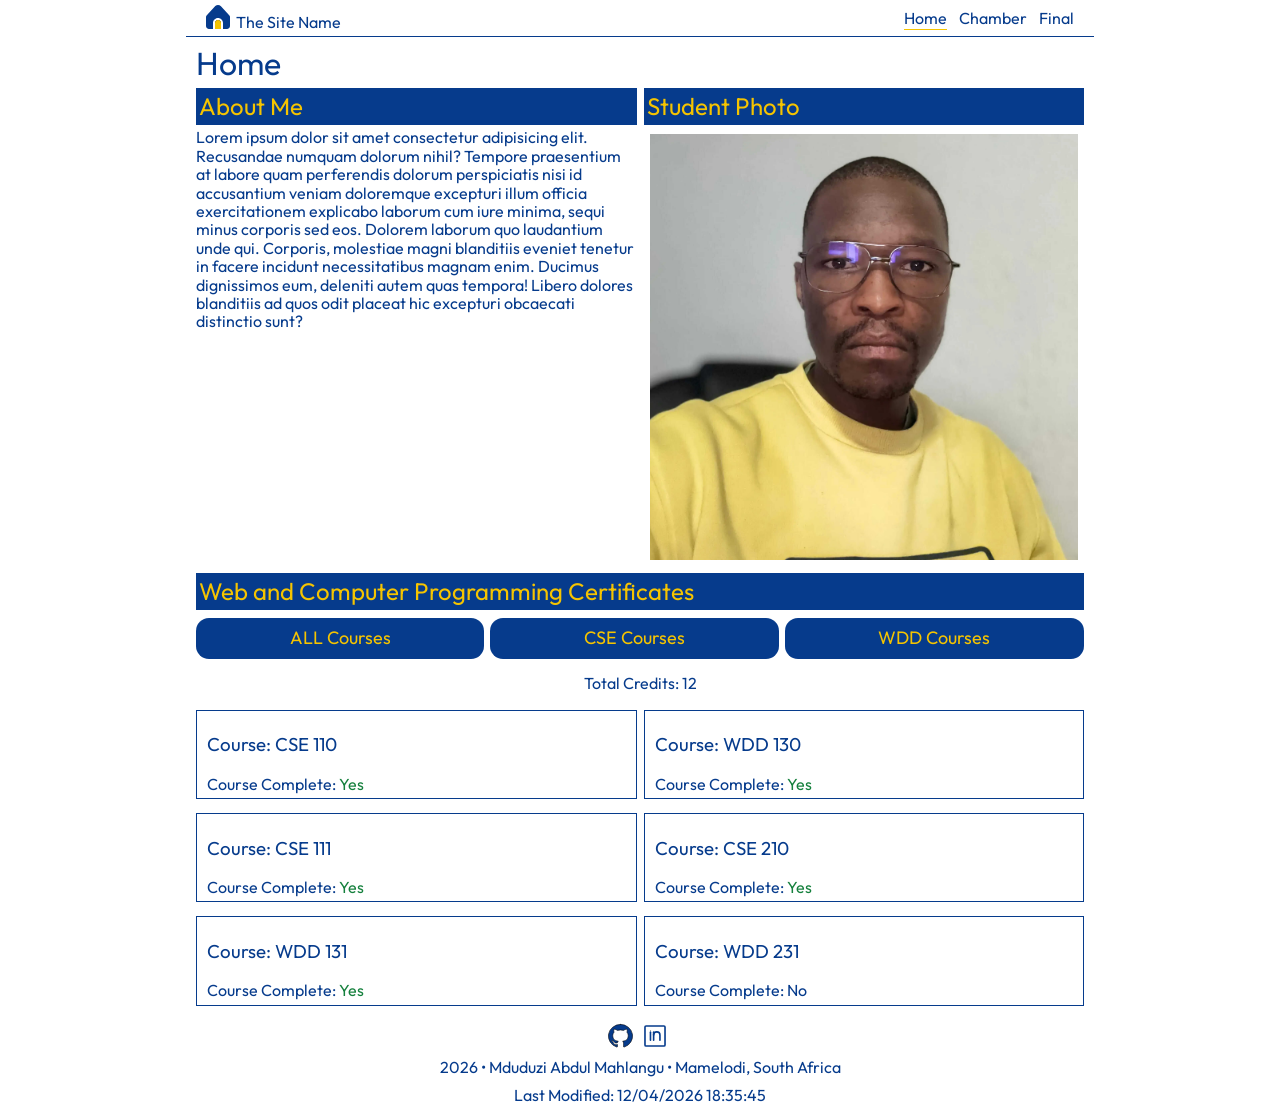
<file: index.html>
<!doctype html>
<html lang="en">
  <head>
    <meta charset="UTF-8" />
    <meta
      name="description"
      content="WDD231 course home page for Mduduzi Abdul Mahlangu."
    />
    <meta name="author" content="Mduduzi Abdul Mahlangu" />
    <meta name="viewport" content="width=device-width, initial-scale=1.0" />
    <title>Mduduzi Abdul Mahlangu - WDD231</title>
    <link rel="stylesheet" href="styles/normalize.css" />
    <link rel="stylesheet" href="styles/small.css" />
    <link rel="stylesheet" href="styles/larger.css" />
    <link rel="preconnect" href="https://fonts.googleapis.com" />
    <link rel="preconnect" href="https://fonts.gstatic.com" crossorigin />
    <link
      href="https://fonts.googleapis.com/css2?family=Outfit:wght@100..900&display=swap"
      rel="stylesheet"
    />
    <link rel="icon" href="favicon.ico" />
    <meta
      property="og:title"
      content="WDD231 course home page - Mduduzi Abdul"
    />
    <meta
      property="og:image"
      content="https://abdulmahl.github.io/wdd231/images/profile.webp"
    />
    <meta
      property="og:description"
      content="Learn how to build clean, dynamically scaling and appealing web applications and sites"
    />
    <meta property="og:url" content="https://abdulmahl.github.io/wdd231/" />
    <meta property="og:type" content="website" />
  </head>
  <body>
    <div class="site-header">
      <header>
        <img src="images/home.svg" alt="Site Logo" width="512" height="512" />
        <span>The Site Name</span>
        <button
          type="button"
          id="ham-btn"
          class="hamburger"
          aria-label="Open Navigation"
        >
          <span class="button-shoosher">Hello</span>
        </button>
      </header>
      <nav id="nav-menu">
        <a class="active" href="index.html">Home</a>
        <a href="https://abdulmahl.github.io/wdd231/chamber/">Chamber</a>
        <a href="https://abdulmahl.github.io/wdd231/project/">Final</a>
      </nav>
    </div>
    <main>
      <h1>Home</h1>
      <div class="main-content">
        <section>
          <h2>About Me</h2>
          <p>
            Lorem ipsum dolor sit amet consectetur adipisicing elit. Recusandae
            numquam dolorum nihil? Tempore praesentium at labore quam
            perferendis dolorum perspiciatis nisi id accusantium veniam
            doloremque excepturi illum officia exercitationem explicabo laborum
            cum iure minima, sequi minus corporis sed eos. Dolorem laborum quo
            laudantium unde qui. Corporis, molestiae magni blanditiis eveniet
            tenetur in facere incidunt necessitatibus magnam enim. Ducimus
            dignissimos eum, deleniti autem quas tempora! Libero dolores
            blanditiis ad quos odit placeat hic excepturi obcaecati distinctio
            sunt?
          </p>
        </section>

        <section>
          <h2>Student Photo</h2>
          <div class="profile-container">
            <img
              src="images/profile.webp"
              alt="My Profile"
              class="profile-image"
            />
          </div>
        </section>
      </div>

      <section>
        <h2>Web and Computer Programming Certificates</h2>
        <div class="certificate-btns course-filter">
          <button type="button" aria-label="Filter All Courses" class="all-btn">
            ALL Courses
          </button>
          <button type="button" aria-label="Filter WDD Courses" class="cse-btn">
            CSE Courses
          </button>
          <button type="button" aria-label="Filter CSE Courses" class="wdd-btn">
            WDD Courses
          </button>
        </div>
        <span id="totalCredits"></span>

        <div id="courseCards"></div>
      </section>
    </main>

    <footer>
      <div>
        <div class="social-icons">
          <a href="https://github.com/abdulmahl" target="_blank">
            <img
              src="images/footer-icons/github-svgrepo-com.svg"
              alt="GitHub Icon"
            />
          </a>
          <a href="https://www.linkedin.com/in/abdul-mahlangu/" target="_blank">
            <img
              src="images/footer-icons/linkedin-svgrepo-com.svg"
              alt="LinkedIn Icon"
            />
          </a>
        </div>
        <p>
          <span id="currentYear"></span> &bull; Mduduzi Abdul Mahlangu &bull;
          Mamelodi, South Africa
        </p>
        <p>Last Modified: <span id="lastModified"></span></p>
      </div>
    </footer>
    <script type="module" src="scripts/index.js"></script>
  </body>
</html>
</file>
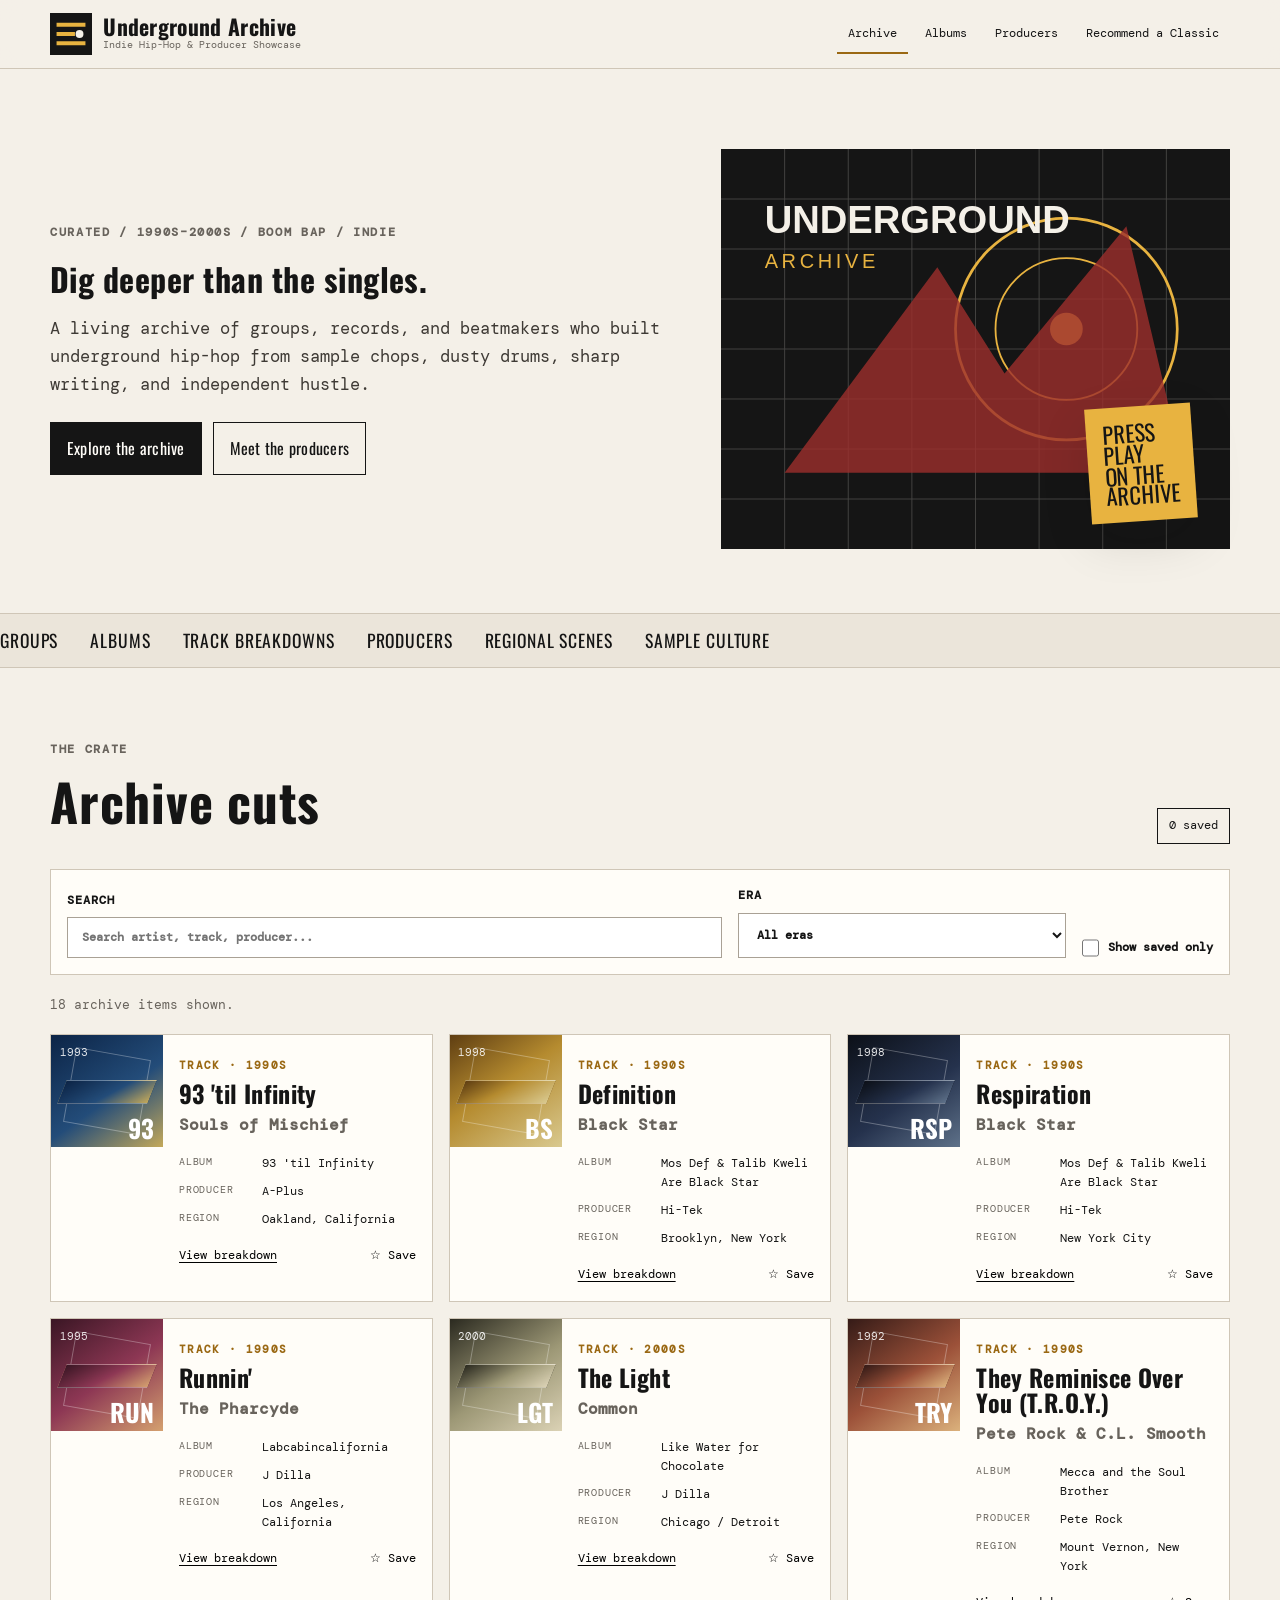
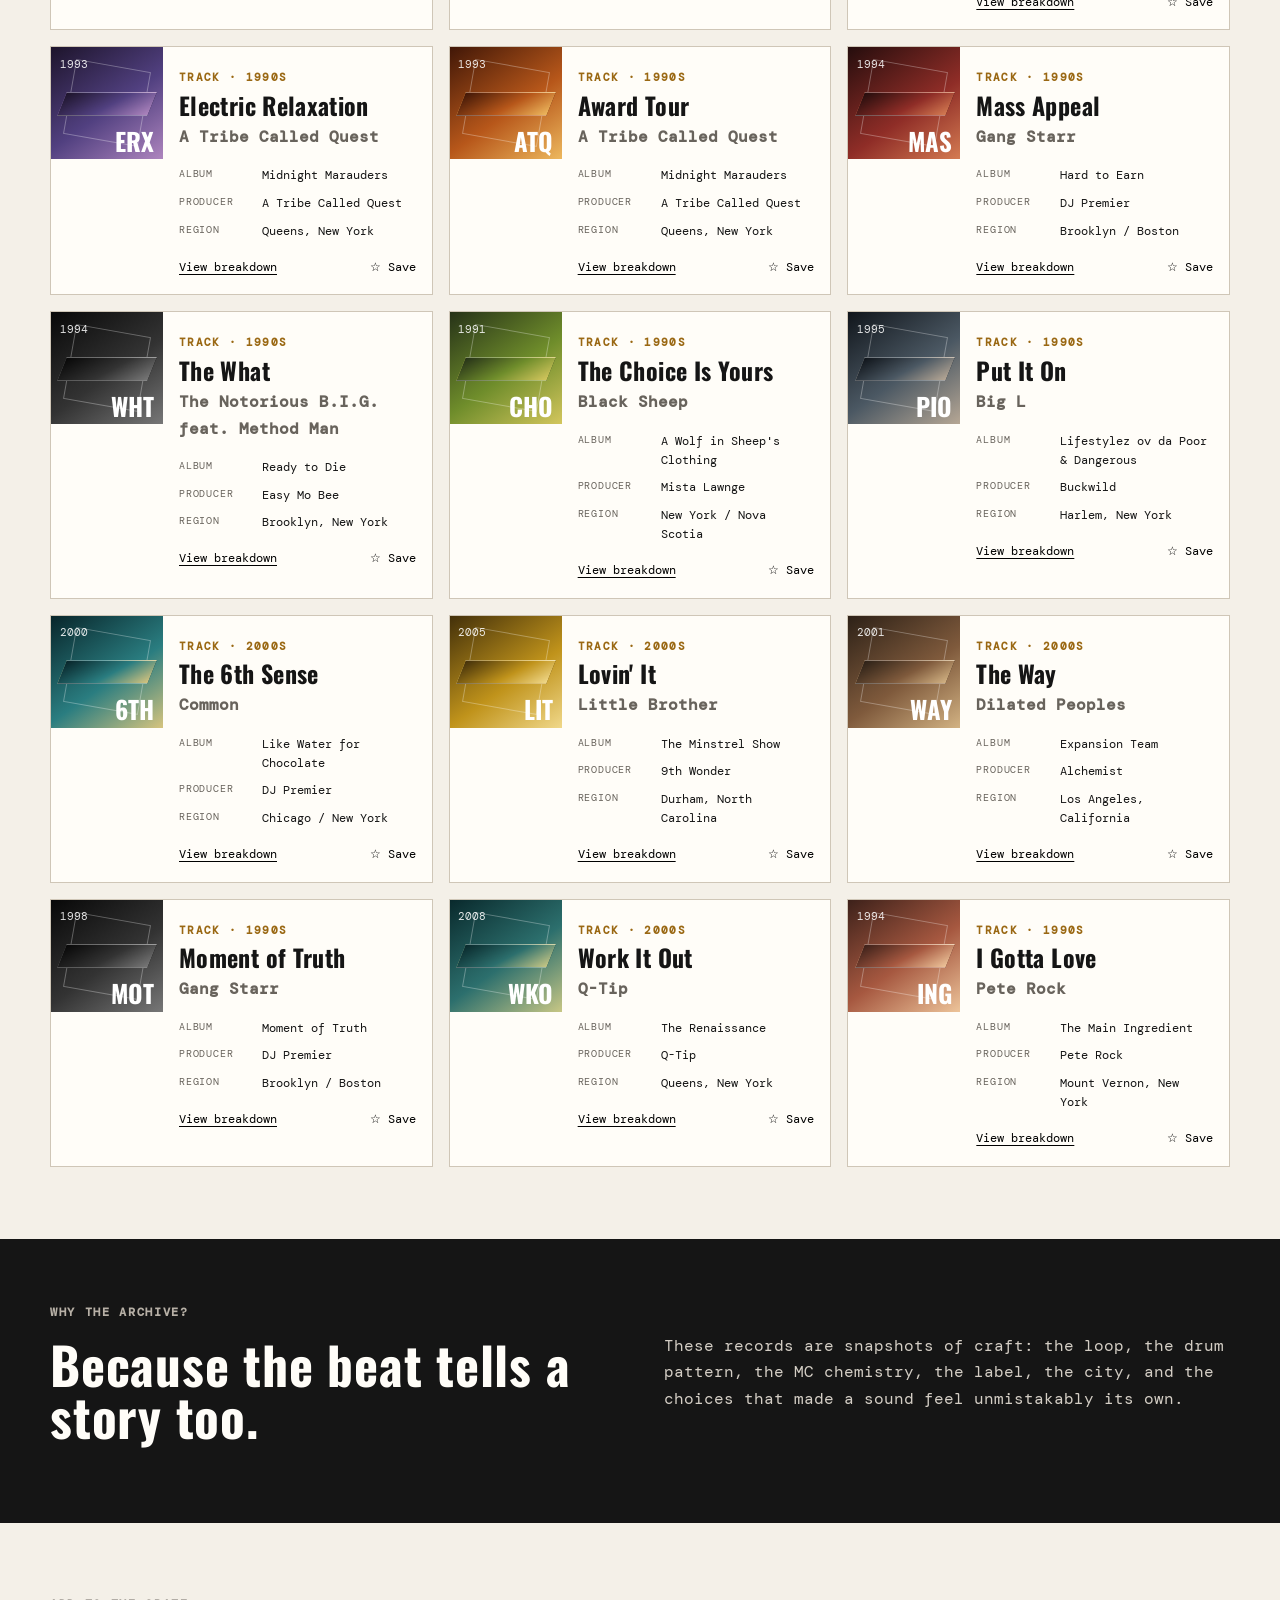
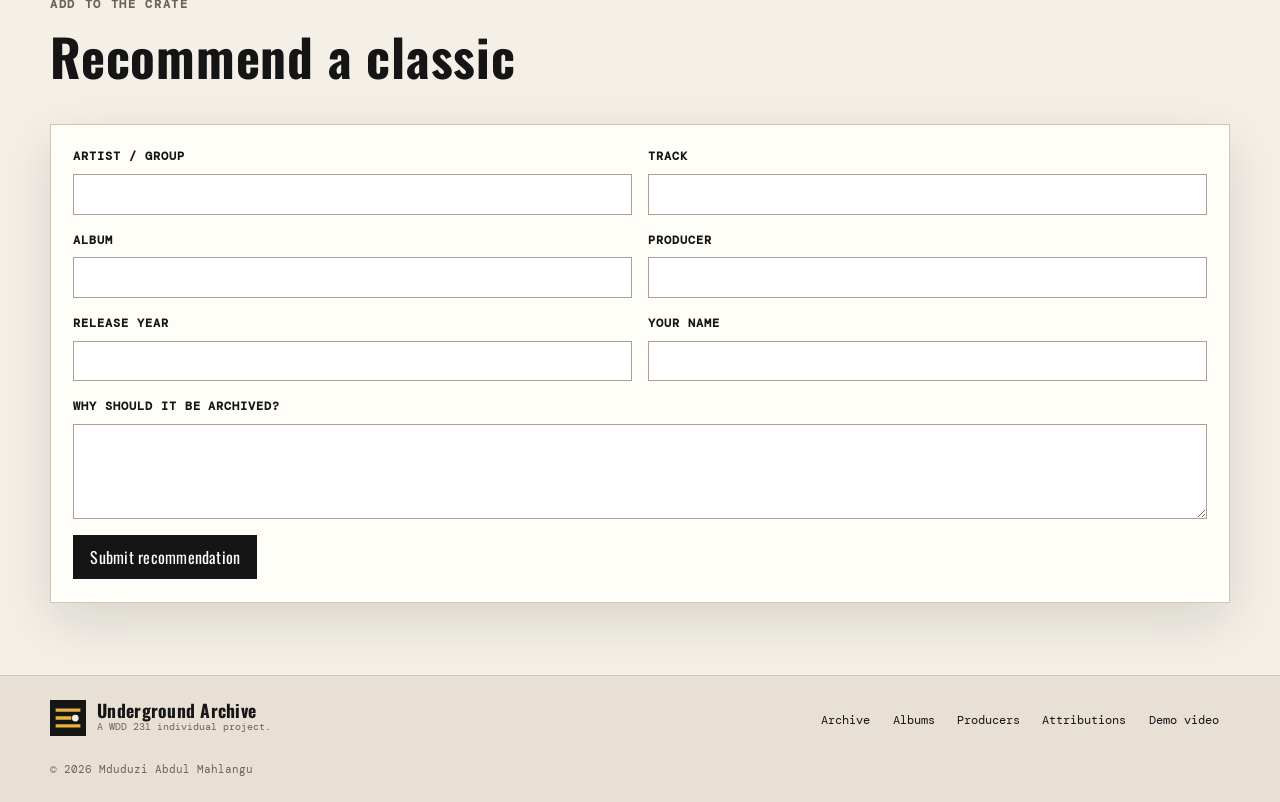
<file: project/index.html>
<!doctype html>
<html lang="en">
  <head>
    <meta charset="utf-8" />
    <meta name="viewport" content="width=device-width, initial-scale=1" />
    <title>Underground Archive | Indie Hip-Hop & Producer Showcase</title>
    <meta
      name="description"
      content="Explore a curated archive of classic underground hip-hop tracks, groups, albums, and producers through concise retrospectives and track breakdowns."
    />
    <meta name="author" content="Mduduzi Abdul Mahlangu" />
    <meta
      property="og:title"
      content="Underground Archive | Indie Hip-Hop & Producer Showcase"
    />
    <meta
      property="og:description"
      content="A curated digital archive celebrating classic underground hip-hop groups, albums, tracks, and producers."
    />
    <meta property="og:type" content="website" />
    <meta
      property="og:url"
      content="https://abdulmahl.github.io/wdd231/project/"
    />
    <meta
      property="og:image"
      content="https://abdulmahl.github.io/wdd231/project/images/og-archive.svg"
    />
    <link rel="icon" href="images/favicon.svg" type="image/svg+xml" />
    <link rel="preconnect" href="https://fonts.googleapis.com" />
    <link rel="preconnect" href="https://fonts.gstatic.com" crossorigin />
    <link
      href="https://fonts.googleapis.com/css2?family=DM+Mono:wght@400;500&family=Oswald:wght@400;500;600&display=swap"
      rel="stylesheet"
    />
    <link rel="stylesheet" href="styles/main.css" />
    <link rel="stylesheet" href="styles/normalize.css" />
    <script type="module" src="scripts/main.js"></script>
  </head>
  <body>
    <header class="site-header">
      <a class="brand" href="index.html" aria-label="Underground Archive home">
        <img src="images/logo-mark.svg" alt="" width="42" height="42" />
        <span>
          <strong>Underground Archive</strong>
          <small>Indie Hip-Hop & Producer Showcase</small>
        </span>
      </a>

      <button
        class="nav-toggle"
        id="nav-toggle"
        type="button"
        aria-expanded="false"
        aria-controls="site-nav"
      >
        <span class="sr-only">Open navigation</span>
        ☰
      </button>

      <nav id="site-nav" class="site-nav" aria-label="Main navigation">
        <a class="active" aria-current="page" href="index.html">Archive</a>
        <a href="albums.html">Albums</a>
        <a href="producers.html">Producers</a>
        <a href="#recommend">Recommend a Classic</a>
      </nav>
    </header>

    <main>
      <section class="hero wrapper">
        <div class="hero-copy">
          <p class="eyebrow">CURATED / 1990s–2000s / BOOM BAP / INDIE</p>
          <h1>Dig deeper than the singles.</h1>
          <p class="hero-text">
            A living archive of groups, records, and beatmakers who built
            underground hip-hop from sample chops, dusty drums, sharp writing,
            and independent hustle.
          </p>
          <div class="hero-actions">
            <a class="button button-primary" href="#archive"
              >Explore the archive</a
            >
            <a class="button button-ghost" href="producers.html"
              >Meet the producers</a
            >
          </div>
        </div>
        <div class="hero-art" aria-hidden="true">
          <img src="images/hero-grid.svg" alt="" width="560" height="440" />
          <div class="hero-stamp">PRESS<br />PLAY<br />ON THE<br />ARCHIVE</div>
        </div>
      </section>

      <section class="ticker" aria-label="Archive themes">
        <div class="ticker-track">
          <span>GROUPS</span><span>ALBUMS</span><span>TRACK BREAKDOWNS</span
          ><span>PRODUCERS</span><span>REGIONAL SCENES</span
          ><span>SAMPLE CULTURE</span>
        </div>
      </section>

      <section class="wrapper section" id="archive">
        <div class="section-heading">
          <div>
            <p class="eyebrow">THE CRATE</p>
            <h2>Archive cuts</h2>
          </div>
          <p id="crate-count" class="count-pill">0 saved</p>
        </div>

        <div class="filters">
          <label>
            Search
            <input
              id="search-input"
              type="search"
              placeholder="Search artist, track, producer..."
            />
          </label>
          <label>
            Era
            <select id="era-filter">
              <option value="all">All eras</option>
              <option value="1990s">1990s</option>
              <option value="2000s">2000s</option>
              <option value="2010s">2010s</option>
            </select>
          </label>
          <label class="check-wrap">
            <input id="saved-only" type="checkbox" />
            Show saved only
          </label>
        </div>

        <div
          id="archive-status"
          class="status"
          role="status"
          aria-live="polite"
        >
          Loading archive…
        </div>
        <div id="archive-grid" class="archive-grid"></div>
      </section>

      <section class="dark-band">
        <div class="wrapper split-band">
          <div>
            <p class="eyebrow">WHY THE ARCHIVE?</p>
            <h2>Because the beat tells a story too.</h2>
          </div>
          <p>
            These records are snapshots of craft: the loop, the drum pattern,
            the MC chemistry, the label, the city, and the choices that made a
            sound feel unmistakably its own.
          </p>
        </div>
      </section>

      <section class="wrapper section" id="recommend">
        <div class="section-heading">
          <div>
            <p class="eyebrow">ADD TO THE CRATE</p>
            <h2>Recommend a classic</h2>
          </div>
        </div>
        <form class="recommend-form" action="form-action.html" method="get">
          <div class="form-grid">
            <label
              >Artist / group<input name="artist" required maxlength="80"
            /></label>
            <label>Track<input name="track" required maxlength="100" /></label>
            <label>Album<input name="album" required maxlength="100" /></label>
            <label
              >Producer<input name="producer" required maxlength="80"
            /></label>
            <label
              >Release year<input
                name="year"
                type="number"
                min="1970"
                max="2026"
                required
            /></label>
            <label
              >Your name<input name="name" required maxlength="80"
            /></label>
            <label class="full"
              >Why should it be archived?<textarea
                name="reason"
                required
                minlength="20"
                maxlength="500"
                rows="5"
              ></textarea>
            </label>
          </div>
          <button class="button button-primary" type="submit">
            Submit recommendation
          </button>
        </form>
      </section>
    </main>

    <dialog
      id="detail-dialog"
      class="detail-dialog"
      aria-labelledby="dialog-title"
    >
      <div class="dialog-shell">
        <button
          id="dialog-close"
          class="dialog-close"
          type="button"
          aria-label="Close track details"
        >
          ×
        </button>
        <div id="dialog-cover" class="dialog-cover" aria-hidden="true"></div>
        <div class="dialog-content">
          <p id="dialog-kicker" class="eyebrow"></p>
          <h2 id="dialog-title"></h2>
          <p id="dialog-subtitle" class="dialog-subtitle"></p>
          <dl id="dialog-meta" class="meta-list"></dl>
          <div class="dialog-note">
            <h3>Archive note</h3>
            <p id="dialog-note"></p>
          </div>
        </div>
      </div>
    </dialog>

    <footer class="site-footer">
      <div class="wrapper footer-grid">
        <div>
          <a class="brand brand-footer" href="index.html"
            ><img
              src="images/logo-mark.svg"
              alt=""
              width="36"
              height="36"
              loading="lazy"
            /><span
              ><strong>Underground Archive</strong
              ><small>A WDD 231 individual project.</small></span
            ></a
          >
        </div>
        <nav aria-label="Footer navigation" class="footer-nav">
          <a href="index.html">Archive</a>
          <a href="albums.html">Albums</a>
          <a href="producers.html">Producers</a>
          <a href="attributions.html">Attributions</a>
          <a
            id="video-link"
            href="https://www.youtube.com/"
            target="_blank"
            rel="noopener"
            >Demo video</a
          >
        </nav>
        <p class="footer-note">
          © <span id="current-year"></span> Mduduzi Abdul Mahlangu
        </p>
      </div>
    </footer>
  </body>
</html>
</file>
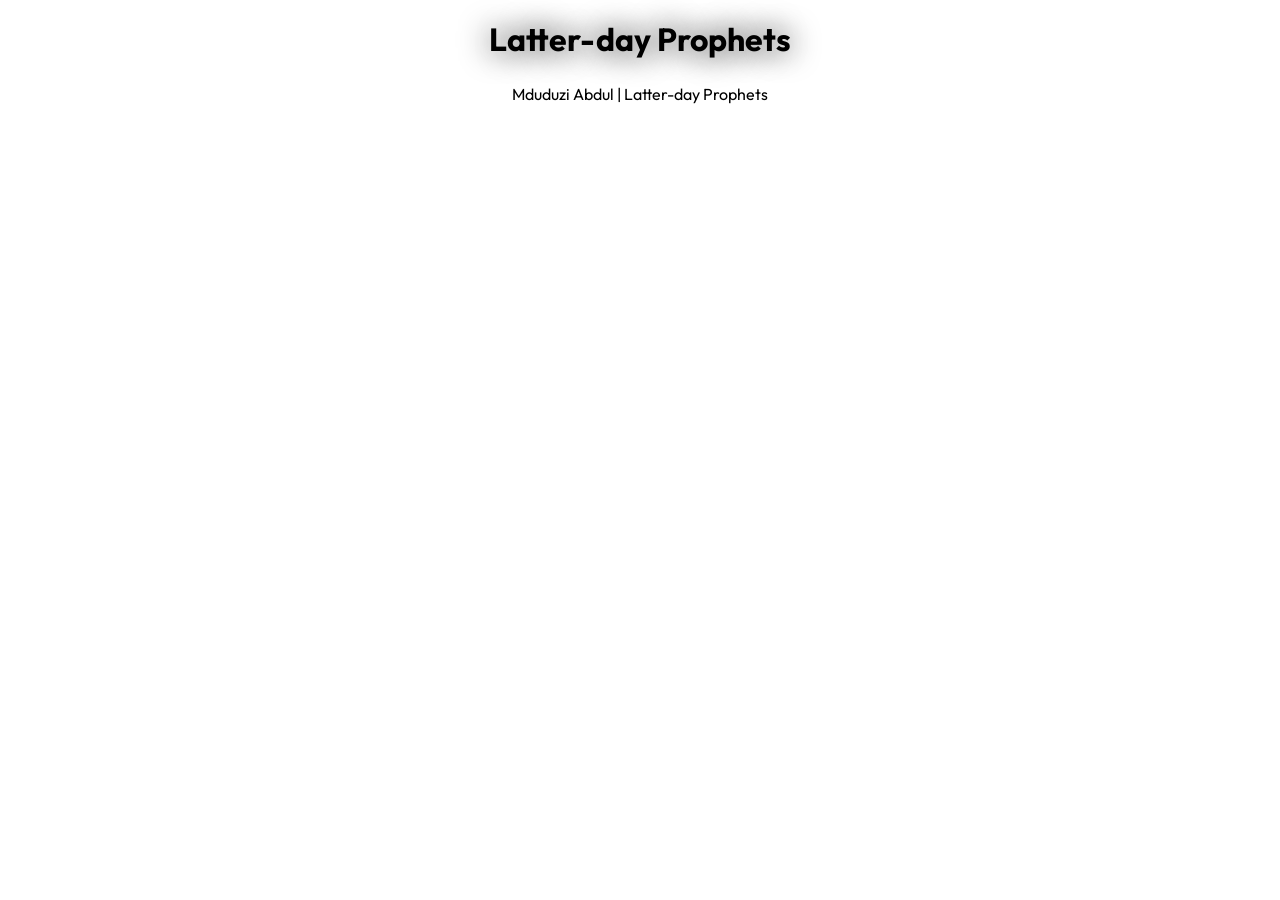
<file: prophets.html>
<!doctype html>
<html lang="en">
  <head>
    <meta charset="UTF-8" />
    <meta name="viewport" content="width=device-width, initial-scale=1.0" />
    <title>Latter-day Prophets</title>
    <link
      href="https://fonts.googleapis.com/css2?family=Outfit:wght@100..900&display=swap"
      rel="stylesheet"
    />
    <link rel="stylesheet" href="styles/normalize.css" />
    <link rel="stylesheet" href="styles/prophets.css" />
    <meta
      name="description"
      content="Latter Day Saints Prophets from the Oldest to the Latter"
    />
    <meta name="author" content="Mduduzi Abdul Mahlangu" />
    <script src="scripts/prophets.js" defer></script>
  </head>
  <body>
    <header>
      <h1>Latter-day Prophets</h1>
    </header>
    <main>
      <div id="cards" class="grid"></div>
    </main>
    <footer>Mduduzi Abdul | Latter-day Prophets</footer>
  </body>
</html>
</file>
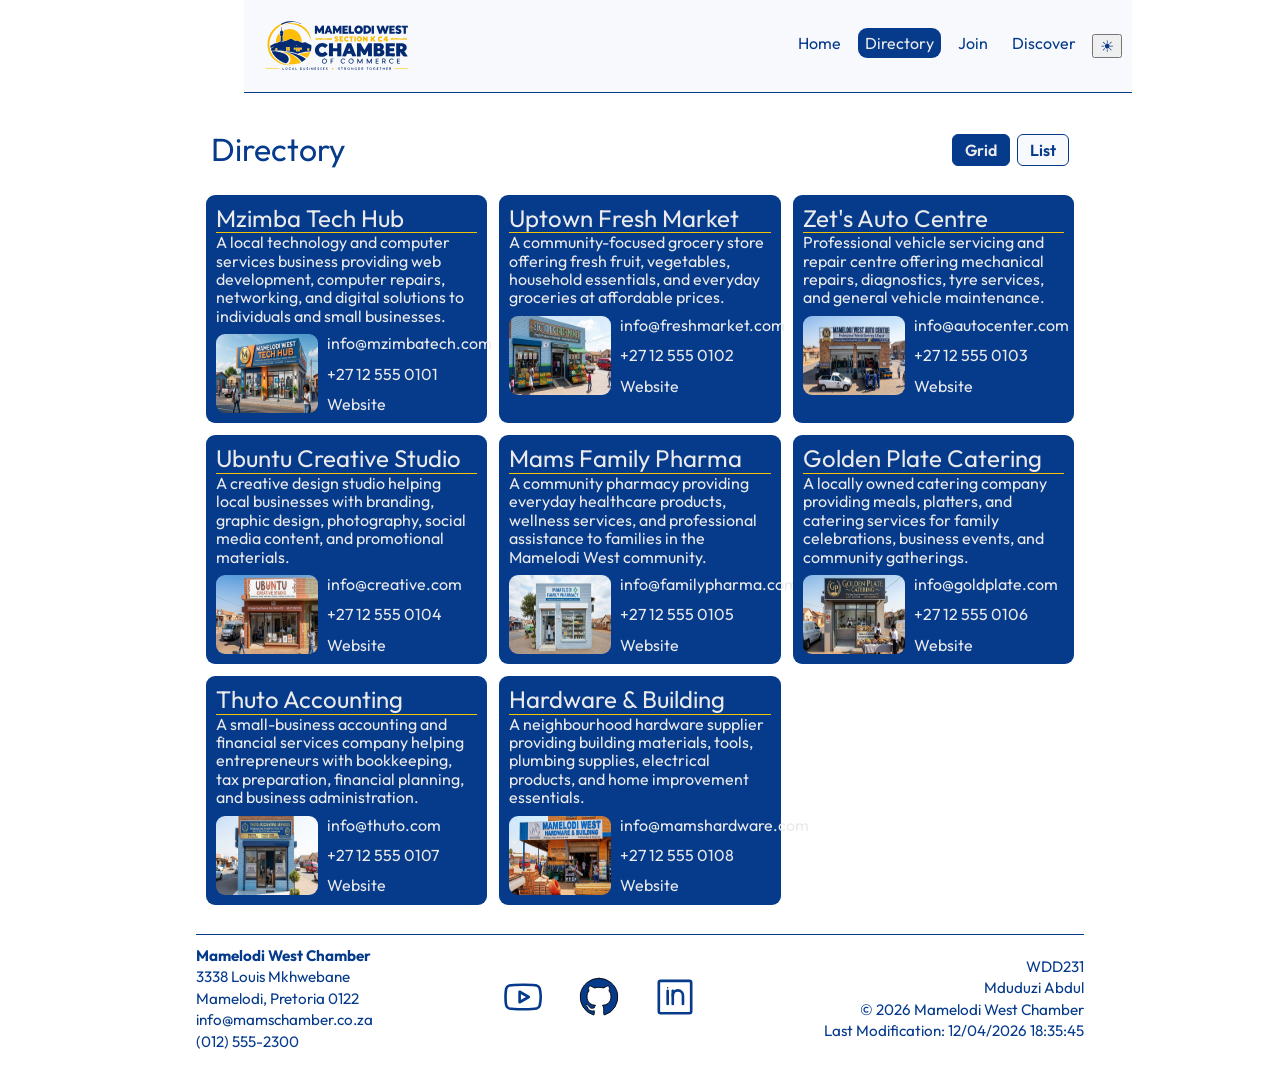
<file: chamber/directory.html>
<!doctype html>
<html lang="en">
  <head>
    <meta charset="UTF-8" />
    <meta name="viewport" content="width=device-width, initial-scale=1.0" />
    <meta name="author" content="Mduduzi Abdul Mahlangu" />
    <meta
      name="description"
      content="Business directory page for Mamelodi West Chamber of Commerce."
    />
    <link rel="preconnect" href="https://fonts.googleapis.com" />
    <link rel="preconnect" href="https://fonts.gstatic.com" crossorigin />
    <link
      href="https://fonts.googleapis.com/css2?family=Outfit:wght@100..900&display=swap"
      rel="stylesheet"
    />
    <meta
      property="og:title"
      content="Mamelodi West Chamber of Commerce Directory page"
    />
    <meta
      property="og:description"
      content="Explore local businesses in Mamelodi West and discover their services and chamber membership statuses."
    />
    <meta
      property="og:image"
      content="https://abdulmahl.github.io/wdd231/chamber/images/chamber-share.png"
    />
    <meta
      property="og:url"
      content="https://abdulmahl.github.io/wdd231/chamber/directory.html"
    />
    <link rel="stylesheet" href="styles/normalize.css" />
    <link rel="stylesheet" href="styles/small.css" />
    <link rel="stylesheet" href="styles/larger.css" />
    <link rel="icon" href="images/favicon.ico" />
    <title>Mamelodi West Chamber - Directory Page</title>
    <script src="scripts/directory.js" defer></script>
    <script type="module" src="scripts/date_time.js"></script>
    <script type="module" src="scripts/hamburger_button.js"></script>
  </head>
  <body>
    <div class="site-header">
      <header>
        <a href="#">
          <img src="images/logo_light.svg" alt="Site Logo" />
        </a>
        <button
          class="theme-button-small theme-toggle"
          aria-label="Toggle dark mode"
        >
          &#9728;
        </button>
        <button
          type="button"
          id="ham-btn"
          class="hamburger"
          aria-label="Open Navigation"
        >
          <span class="button-shoosher">Hello</span>
        </button>
      </header>
      <nav id="menuItems">
        <ul>
          <li>
            <a href="index.html" class="">Home</a>
          </li>
          <li>
            <a href="directory.html" class="active">Directory</a>
          </li>
          <li>
            <a href="join.html" class="">Join</a>
          </li>
          <li>
            <a href="discover.html" class="">Discover</a>
          </li>
        </ul>
        <button
          class="theme-button-large theme-toggle"
          aria-label="Toggle dark mode"
        >
          &#9728;
        </button>
      </nav>
    </div>

    <main>
      <div class="dir-heading">
        <h1>Directory</h1>
        <div id="viewBtns" class="view-buttons">
          <button type="button" id="grid-view-btn">Grid</button>
          <button type="button" id="list-view-btn">List</button>
        </div>
      </div>
      <div id="members" class="business-members"></div>
    </main>
    <footer>
      <div class="footer-content">
        <div class="footer-info">
          <p class="footer-title">Mamelodi West Chamber</p>
          <p>3338 Louis Mkhwebane</p>
          <p>Mamelodi, Pretoria 0122</p>
          <p>
            <a href="mailto:info@mamschamber.co.za">info@mamschamber.co.za</a>
          </p>
          <p><a href="tel:2235552300">(012) 555-2300</a></p>
        </div>

        <div class="footer-socials">
          <a
            href="https://www.youtube.com/@_abdulmahl"
            target="_blank"
            rel="noopener"
            aria-label="YouTube"
          >
            <img
              src="images/footer-icons/youtube-svgrepo-com.svg"
              alt="YouTube Icon"
              class="social-icon"
            />
          </a>
          <a
            href="https://github.com/abdulmahl"
            target="_blank"
            rel="noopener"
            aria-label="GitHub"
          >
            <img
              src="images/footer-icons/github-svgrepo-com.svg"
              alt="GitHub Icon"
              class="social-icon"
            />
          </a>
          <a
            href="https://www.linkedin.com/in/abdul-mahlangu/"
            target="_blank"
            rel="noopener"
            aria-label="LinkedIn"
          >
            <img
              src="images/footer-icons/linkedin-svgrepo-com.svg"
              alt="LinkedIn Icon"
              class="social-icon"
            />
          </a>
        </div>

        <div class="footer-details">
          <p>WDD231</p>
          <p>Mduduzi Abdul</p>
          <p>&copy; <span id="currentyear"></span> Mamelodi West Chamber</p>
          <p id="lastModified"></p>
        </div>
      </div>
    </footer>
  </body>
</html>
</file>
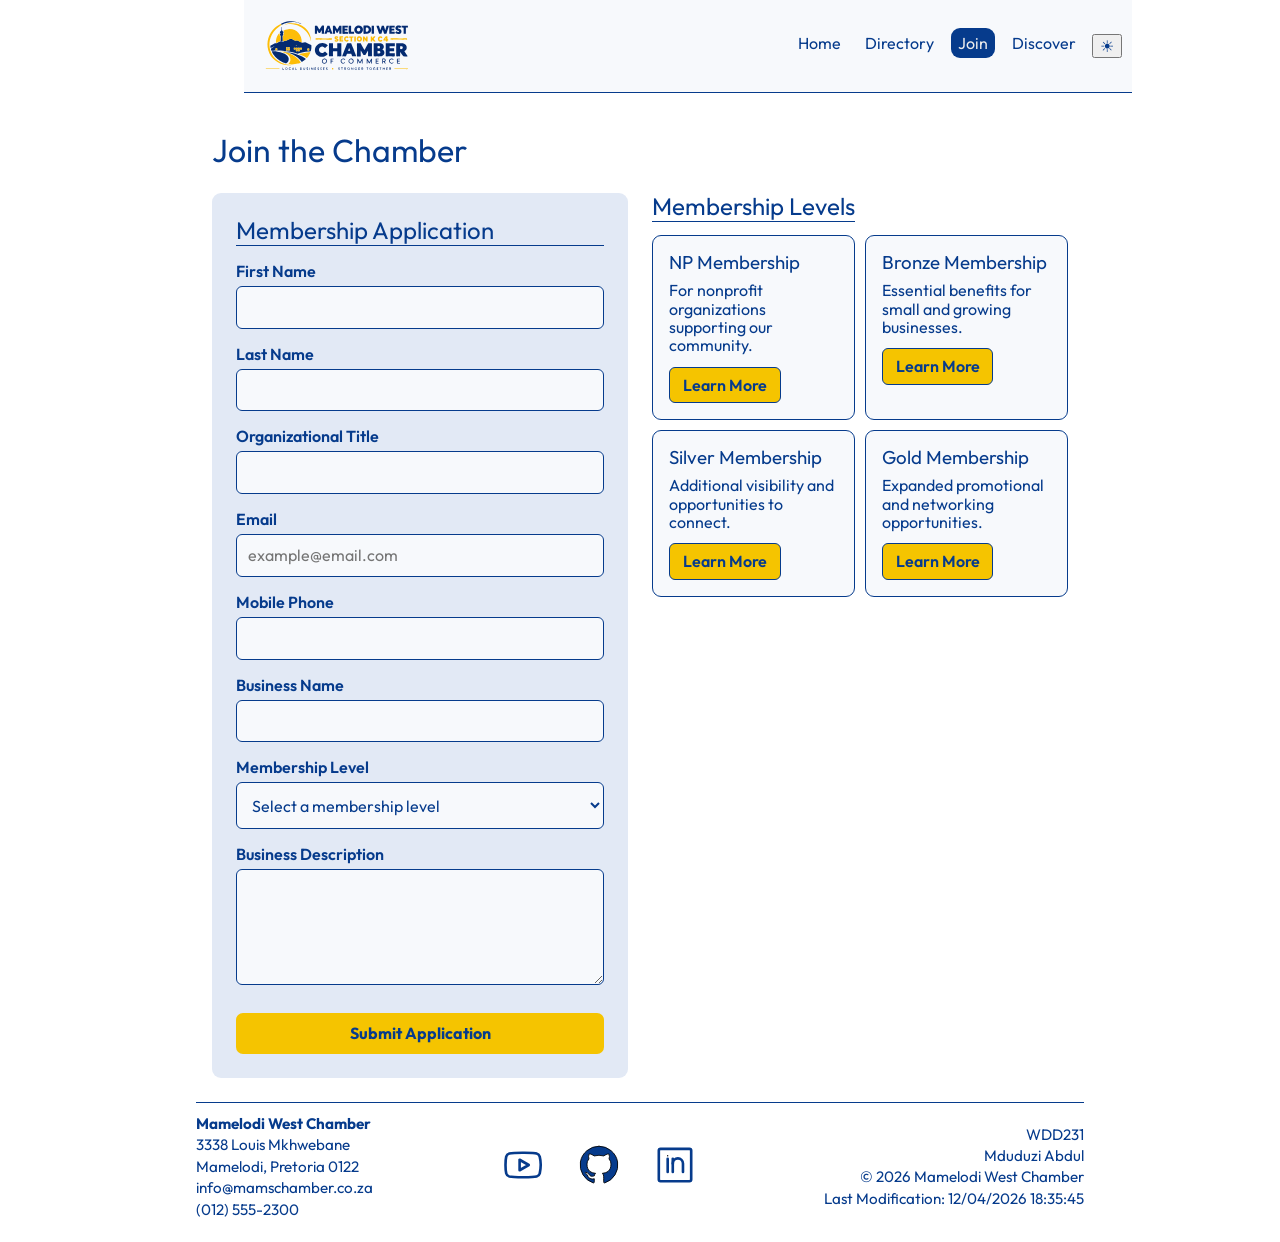
<file: chamber/join.html>
<!doctype html>
<html lang="en">
  <head>
    <meta charset="UTF-8" />
    <meta name="viewport" content="width=device-width, initial-scale=1.0" />
    <meta name="author" content="Mduduzi Abdul Mahlangu" />
    <meta
      name="description"
      content="Join the Mamelodi West Chamber of Commerce and connect with local businesses, community opportunities, and resources."
    />
    <link rel="preconnect" href="https://fonts.googleapis.com" />
    <link rel="preconnect" href="https://fonts.gstatic.com" crossorigin />
    <link
      href="https://fonts.googleapis.com/css2?family=Outfit:wght@100..900&display=swap"
      rel="stylesheet"
    />
    <meta
      property="og:title"
      content="Mamelodi West Chamber of Commerce Join page"
    />
    <meta
      property="og:description"
      content="Learn how joining the Mamelodi West Chamber can connect your business with the local community."
    />
    <meta
      property="og:image"
      content="https://abdulmahl.github.io/wdd231/chamber/images/chamber-share.png"
    />
    <meta
      property="og:url"
      content="https://abdulmahl.github.io/wdd231/chamber/join.html"
    />
    <link rel="stylesheet" href="styles/normalize.css" />
    <link rel="stylesheet" href="styles/small.css" />
    <link rel="stylesheet" href="styles/larger.css" />
    <link rel="icon" href="images/favicon.ico" />
    <title>Mamelodi West Chamber - Join Page</title>
    <script type="module" src="scripts/hamburger_button.js"></script>
    <script type="module" src="scripts/date_time.js"></script>
  </head>
  <body>
    <div class="site-header">
      <header>
        <a href="index.html">
          <img src="images/logo_light.svg" alt="Site Logo" />
        </a>
        <button
          class="theme-button-small theme-toggle"
          aria-label="Toggle dark mode"
        >
          &#9728;
        </button>
        <button
          type="button"
          id="ham-btn"
          class="hamburger"
          aria-label="Open Navigation"
        >
          <span class="button-shoosher">Hello</span>
        </button>
      </header>
      <nav id="menuItems">
        <ul>
          <li>
            <a href="index.html" class="">Home</a>
          </li>
          <li>
            <a href="directory.html" class="">Directory</a>
          </li>
          <li>
            <a href="join.html" class="active">Join</a>
          </li>
          <li>
            <a href="discover.html" class="">Discover</a>
          </li>
        </ul>
        <button
          class="theme-button-large theme-toggle"
          aria-label="Toggle dark mode"
        >
          &#9728;
        </button>
      </nav>
    </div>

    <main>
      <section class="page-heading">
        <h1>Join the Chamber</h1>
      </section>

      <div class="join-layout">
        <section class="membership-form">
          <h2>Membership Application</h2>

          <form method="get" action="thankyou.html">
            <label for="first-name">
              First Name
              <input
                type="text"
                id="first-name"
                name="first-name"
                title="Enter your first name"
                autocomplete="given-name"
                required
              />
            </label>

            <label for="last-name">
              Last Name
              <input
                type="text"
                id="last-name"
                name="last-name"
                title="Enter your last name"
                autocomplete="family-name"
                required
              />
            </label>

            <label for="title">
              Organizational Title
              <input
                type="text"
                id="title"
                name="title"
                title="Enter your organizational title"
                autocomplete="organization-title"
                pattern="[A-Za-zÀ-ÿ\s\-]{7,}"
              />
            </label>

            <label for="email">
              Email
              <input
                type="email"
                id="email"
                name="email"
                title="Enter your email address"
                autocomplete="email"
                placeholder="example@email.com"
                required
              />
            </label>

            <label for="phone">
              Mobile Phone
              <input
                type="tel"
                id="phone"
                name="phone"
                title="Enter your mobile phone number"
                autocomplete="tel"
                required
              />
            </label>

            <label for="business-name">
              Business Name
              <input
                type="text"
                id="business-name"
                name="business-name"
                title="Enter your business name"
                autocomplete="organization"
                required
              />
            </label>

            <label for="membership-level">
              Membership Level
              <select
                id="membership-level"
                name="membership-level"
                title="Select your membership level"
                required
              >
                <option value="" disabled selected>
                  Select a membership level
                </option>
                <option value="np">NP Membership</option>
                <option value="bronze">Bronze Membership</option>
                <option value="silver">Silver Membership</option>
                <option value="gold">Gold Membership</option>
              </select>
            </label>

            <label for="description">
              Business Description
              <textarea
                id="description"
                name="description"
                title="Describe your business"
                rows="5"
              ></textarea>
            </label>

            <input type="hidden" name="timestamp" id="timestamp" value="" />

            <button type="submit" class="cta-button">Submit Application</button>
          </form>
        </section>

        <section class="membership-levels">
          <h2>Membership Levels</h2>
          <div></div>
          <article class="membership-card">
            <h3>NP Membership</h3>
            <p>For nonprofit organizations supporting our community.</p>
            <button type="button">Learn More</button>
          </article>

          <article class="membership-card">
            <h3>Bronze Membership</h3>
            <p>Essential benefits for small and growing businesses.</p>
            <button type="button">Learn More</button>
          </article>

          <article class="membership-card">
            <h3>Silver Membership</h3>
            <p>Additional visibility and opportunities to connect.</p>
            <button type="button">Learn More</button>
          </article>

          <article class="membership-card">
            <h3>Gold Membership</h3>
            <p>Expanded promotional and networking opportunities.</p>
            <button type="button">Learn More</button>
          </article>
        </section>
      </div>
    </main>

    <footer>
      <div class="footer-content">
        <div class="footer-info">
          <p class="footer-title">Mamelodi West Chamber</p>
          <p>3338 Louis Mkhwebane</p>
          <p>Mamelodi, Pretoria 0122</p>
          <p>
            <a href="mailto:info@mamschamber.co.za">info@mamschamber.co.za</a>
          </p>
          <p><a href="tel:2235552300">(012) 555-2300</a></p>
        </div>

        <div class="footer-socials">
          <a
            href="https://www.youtube.com/@_abdulmahl"
            target="_blank"
            rel="noopener"
            aria-label="YouTube"
          >
            <img
              src="images/footer-icons/youtube-svgrepo-com.svg"
              alt="YouTube Icon"
              class="social-icon"
            />
          </a>
          <a
            href="https://github.com/abdulmahl"
            target="_blank"
            rel="noopener"
            aria-label="GitHub"
          >
            <img
              src="images/footer-icons/github-svgrepo-com.svg"
              alt="GitHub Icon"
              class="social-icon"
            />
          </a>
          <a
            href="https://www.linkedin.com/in/abdul-mahlangu/"
            target="_blank"
            rel="noopener"
            aria-label="LinkedIn"
          >
            <img
              src="images/footer-icons/linkedin-svgrepo-com.svg"
              alt="LinkedIn Icon"
              class="social-icon"
            />
          </a>
        </div>

        <div class="footer-details">
          <p>WDD231</p>
          <p>Mduduzi Abdul</p>
          <p>&copy; <span id="currentyear"></span> Mamelodi West Chamber</p>
          <p id="lastModified"></p>
        </div>
      </div>
    </footer>
  </body>
</html>
</file>
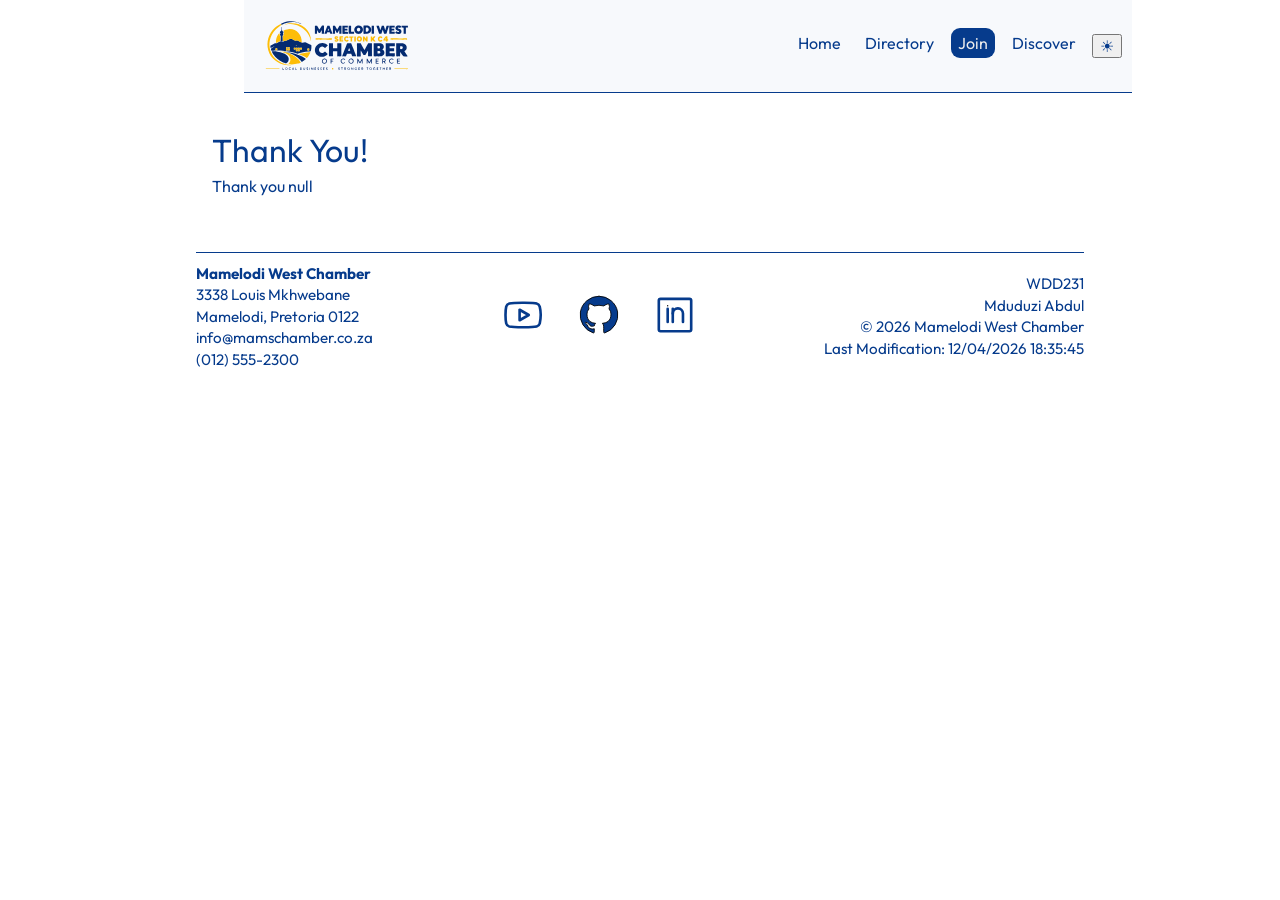
<file: chamber/thankyou.html>
<!doctype html>
<html lang="en">
  <head>
    <meta charset="UTF-8" />
    <meta name="viewport" content="width=device-width, initial-scale=1.0" />
    <meta name="author" content="Mduduzi Abdul Mahlangu" />
    <meta
      name="description"
      content="Join the Mamelodi West Chamber of Commerce and connect with local businesses, community opportunities, and resources."
    />
    <link rel="preconnect" href="https://fonts.googleapis.com" />
    <link rel="preconnect" href="https://fonts.gstatic.com" crossorigin />
    <link
      href="https://fonts.googleapis.com/css2?family=Outfit:wght@100..900&display=swap"
      rel="stylesheet"
    />
    <meta
      property="og:title"
      content="Mamelodi West Chamber of Commerce Join page"
    />
    <meta
      property="og:description"
      content="Learn how joining the Mamelodi West Chamber can connect your business with the local community."
    />
    <meta
      property="og:image"
      content="https://abdulmahl.github.io/wdd231/chamber/images/chamber-share.png"
    />
    <meta
      property="og:url"
      content="https://abdulmahl.github.io/wdd231/chamber/join.html"
    />
    <link rel="stylesheet" href="styles/normalize.css" />
    <link rel="stylesheet" href="styles/small.css" />
    <link rel="stylesheet" href="styles/larger.css" />
    <link rel="icon" href="images/favicon.ico" />
    <title>Mamelodi West Chamber - Thank You</title>
    <script type="module" src="scripts/hamburger_button.js"></script>
    <script type="module" src="scripts/date_time.js"></script>
    <script src="scripts/thankyou.js" defer></script>
  </head>
  <body>
    <div class="site-header">
      <header>
        <a href="#">
          <img src="images/logo_light.svg" alt="Site Logo" />
        </a>
        <button
          class="theme-button-small theme-toggle"
          aria-label="Toggle dark mode"
        >
          &#9728;
        </button>
        <button
          type="button"
          id="ham-btn"
          class="hamburger"
          aria-label="Open Navigation"
        >
          <span class="button-shoosher">Hello</span>
        </button>
      </header>
      <nav id="menuItems">
        <ul>
          <li>
            <a href="index.html" class="">Home</a>
          </li>
          <li>
            <a href="directory.html" class="">Directory</a>
          </li>
          <li>
            <a href="join.html" class="active">Join</a>
          </li>
          <li>
            <a href="discover.html" class="">Discover</a>
          </li>
        </ul>
        <button
          class="theme-button-large theme-toggle"
          aria-label="Toggle dark mode"
        >
          &#9728;
        </button>
      </nav>
    </div>

    <main>
      <section class="page-heading">
        <h1>Thank You!</h1>
        <div id="thank-you-msg"></div>
      </section>
    </main>

    <footer>
      <div class="footer-content">
        <div class="footer-info">
          <p class="footer-title">Mamelodi West Chamber</p>
          <p>3338 Louis Mkhwebane</p>
          <p>Mamelodi, Pretoria 0122</p>
          <p>
            <a href="mailto:info@mamschamber.co.za">info@mamschamber.co.za</a>
          </p>
          <p><a href="tel:2235552300">(012) 555-2300</a></p>
        </div>

        <div class="footer-socials">
          <a
            href="https://www.youtube.com/@_abdulmahl"
            target="_blank"
            rel="noopener"
            aria-label="YouTube"
          >
            <img
              src="images/footer-icons/youtube-svgrepo-com.svg"
              alt="YouTube Icon"
              class="social-icon"
            />
          </a>
          <a
            href="https://github.com/abdulmahl"
            target="_blank"
            rel="noopener"
            aria-label="GitHub"
          >
            <img
              src="images/footer-icons/github-svgrepo-com.svg"
              alt="GitHub Icon"
              class="social-icon"
            />
          </a>
          <a
            href="https://www.linkedin.com/in/abdul-mahlangu/"
            target="_blank"
            rel="noopener"
            aria-label="LinkedIn"
          >
            <img
              src="images/footer-icons/linkedin-svgrepo-com.svg"
              alt="LinkedIn Icon"
              class="social-icon"
            />
          </a>
        </div>

        <div class="footer-details">
          <p>WDD231</p>
          <p>Mduduzi Abdul</p>
          <p>&copy; <span id="currentyear"></span> Mamelodi West Chamber</p>
          <p id="lastModified"></p>
        </div>
      </div>
    </footer>
  </body>
</html>
</file>
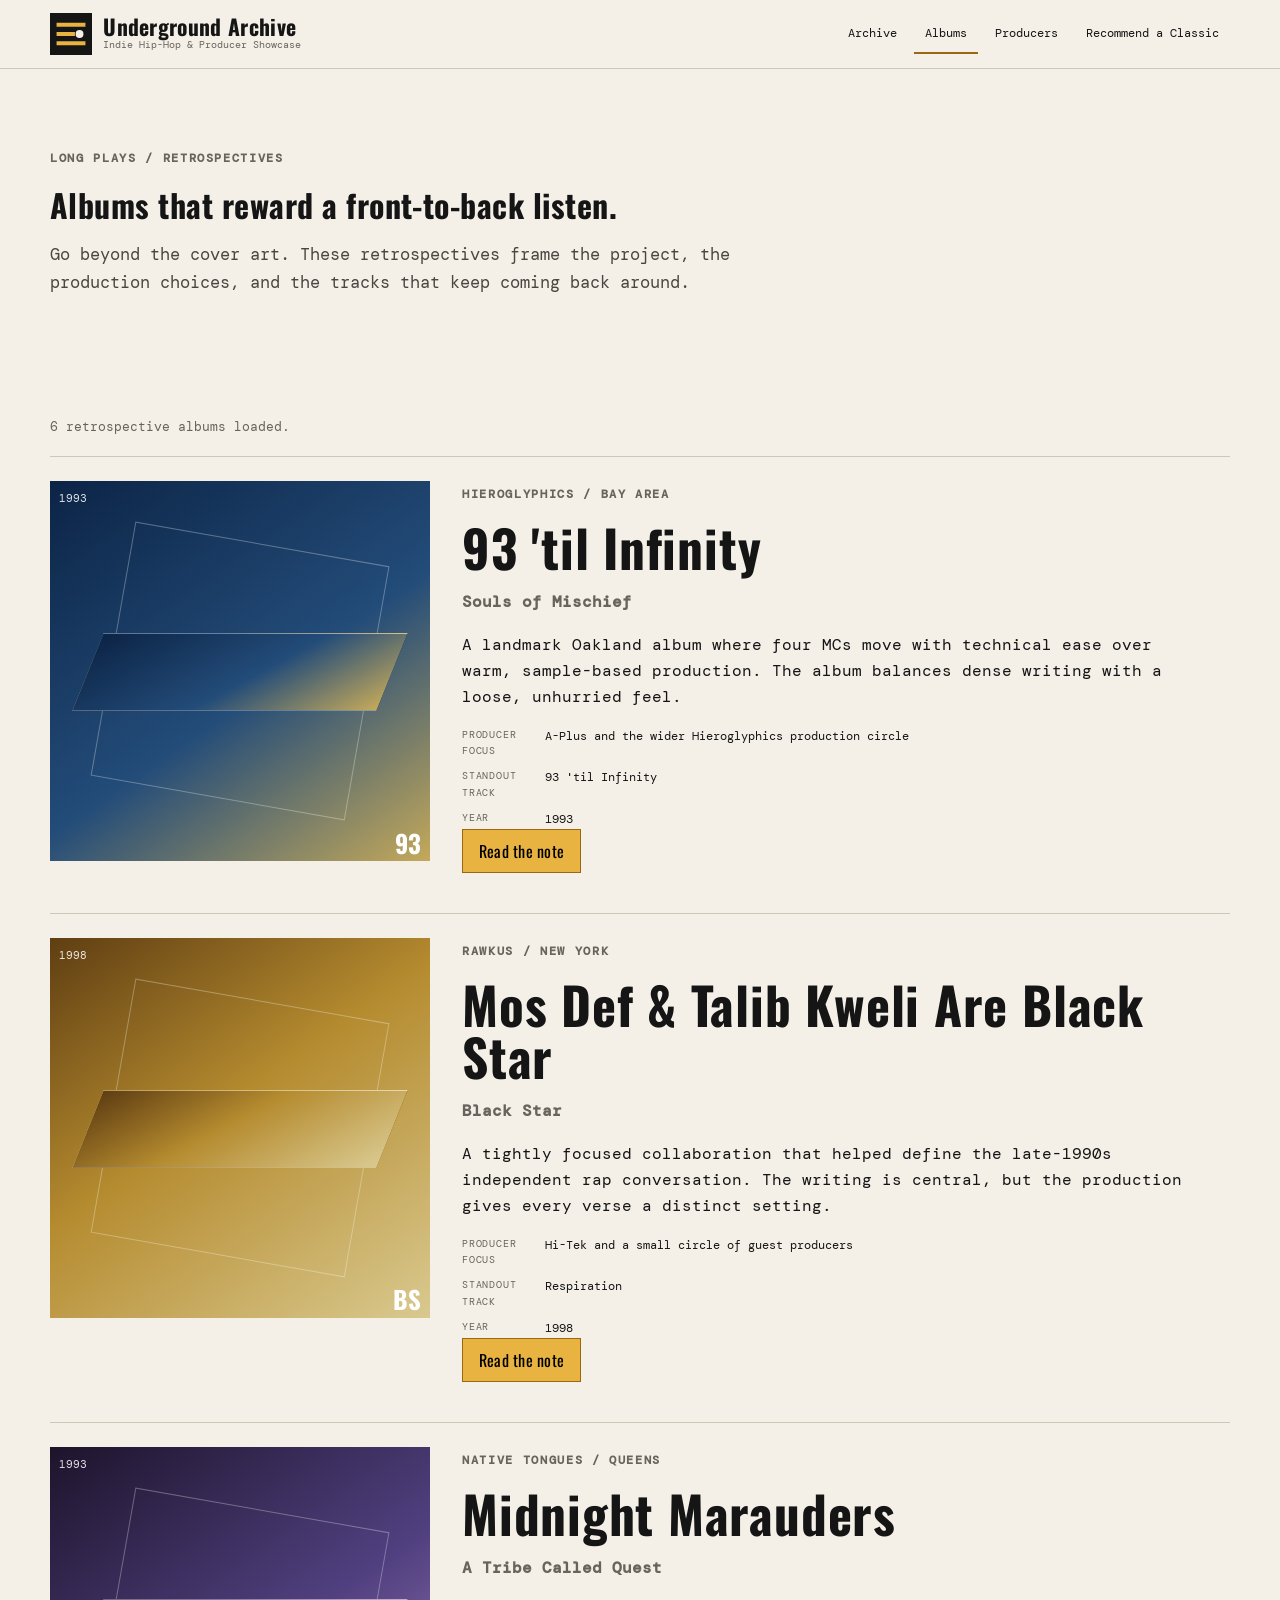
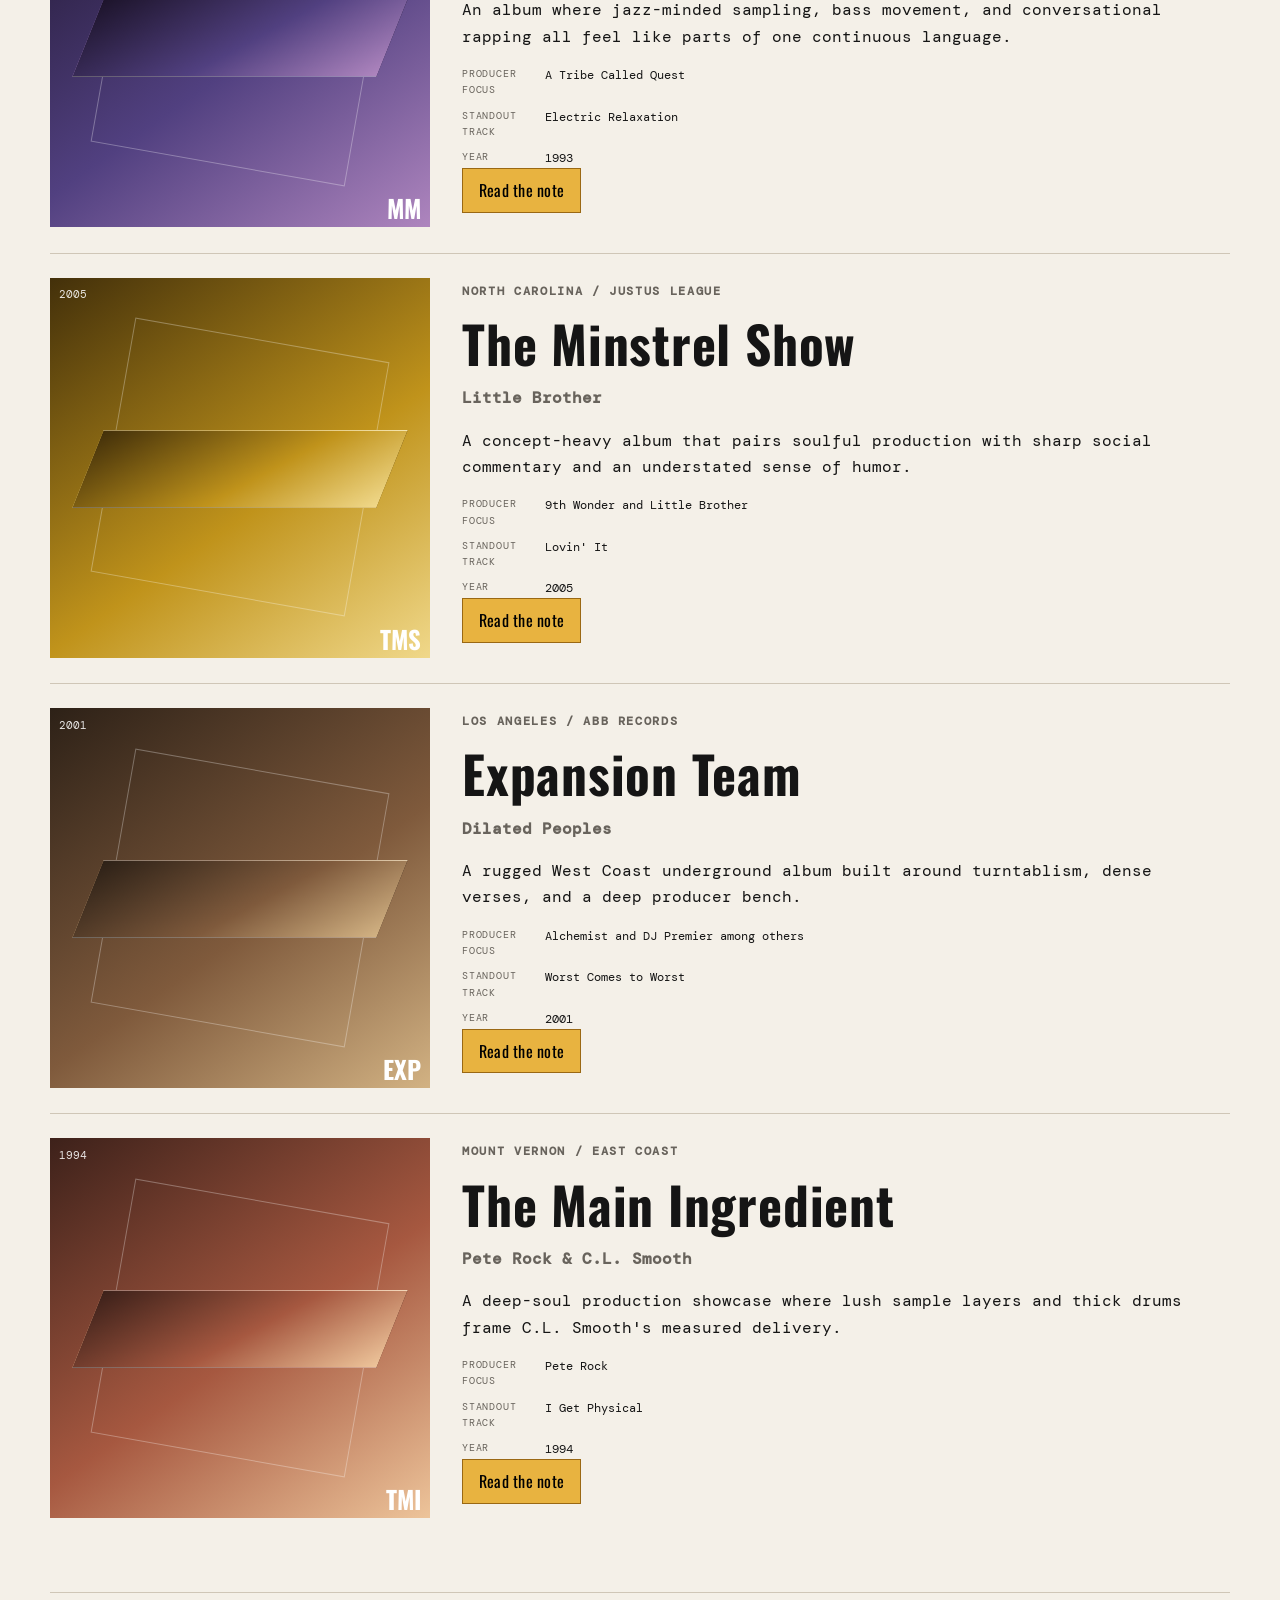
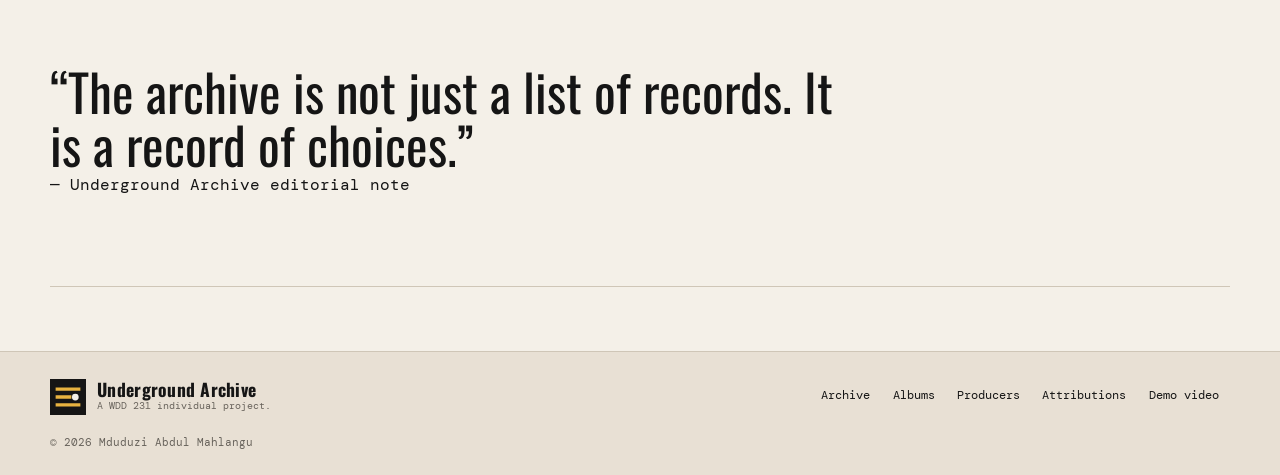
<file: project/albums.html>
<!doctype html>
<html lang="en">
<head>
  <meta charset="utf-8">
  <meta name="viewport" content="width=device-width, initial-scale=1">
  <title>Albums | Underground Archive</title>
  <meta name="description" content="Album retrospectives from the Underground Archive, with production notes, standout tracks, scenes, and lasting influence.">
  <meta name="author" content="Mduduzi Abdul Mahlangu">
  <meta property="og:title" content="Albums | Underground Archive">
  <meta property="og:description" content="Album retrospectives, production notes, and essential tracks from underground hip-hop.">
  <meta property="og:type" content="website">
  <meta property="og:url" content="https://abdulmahl.github.io/wdd231/final/albums.html">
  <meta property="og:image" content="images/og-archive.svg">
  <link rel="icon" href="images/favicon.svg" type="image/svg+xml">
  <link rel="preconnect" href="https://fonts.googleapis.com">
  <link rel="preconnect" href="https://fonts.gstatic.com" crossorigin>
  <link href="https://fonts.googleapis.com/css2?family=DM+Mono:wght@400;500&family=Oswald:wght@400;500;600&display=swap" rel="stylesheet">
  <link rel="stylesheet" href="styles/main.css">
    <link rel="stylesheet" href="styles/normalize.css" />

  <script type="module" src="scripts/albums.js"></script>
</head>
<body>
  <header class="site-header">
    <a class="brand" href="index.html" aria-label="Underground Archive home"><img src="images/logo-mark.svg" alt="" width="42" height="42"><span><strong>Underground Archive</strong><small>Indie Hip-Hop & Producer Showcase</small></span></a>
    <button class="nav-toggle" id="nav-toggle" type="button" aria-expanded="false" aria-controls="site-nav"><span class="sr-only">Open navigation</span>☰</button>
    <nav id="site-nav" class="site-nav" aria-label="Main navigation"><a href="index.html">Archive</a><a class="active" aria-current="page" href="albums.html">Albums</a><a href="producers.html">Producers</a><a href="index.html#recommend">Recommend a Classic</a></nav>
  </header>

  <main>
    <section class="page-hero wrapper">
      <p class="eyebrow">LONG PLAYS / RETROSPECTIVES</p>
      <h1>Albums that reward a front-to-back listen.</h1>
      <p>Go beyond the cover art. These retrospectives frame the project, the production choices, and the tracks that keep coming back around.</p>
    </section>

    <section class="wrapper section">
      <div id="albums-status" class="status" role="status" aria-live="polite">Loading albums…</div>
      <div id="albums-grid" class="album-grid"></div>
    </section>

    <section class="wrapper section quote-band">
      <blockquote>“The archive is not just a list of records. It is a record of choices.”</blockquote>
      <p>— Underground Archive editorial note</p>
    </section>
  </main>

  <footer class="site-footer">
    <div class="wrapper footer-grid">
      <a class="brand brand-footer" href="index.html"><img src="images/logo-mark.svg" alt="" width="36" height="36" loading="lazy"><span><strong>Underground Archive</strong><small>A WDD 231 individual project.</small></span></a>
      <nav aria-label="Footer navigation" class="footer-nav"><a href="index.html">Archive</a><a href="albums.html">Albums</a><a href="producers.html">Producers</a><a href="attributions.html">Attributions</a><a href="https://www.youtube.com/" target="_blank" rel="noopener">Demo video</a></nav>
      <p class="footer-note">© <span id="current-year"></span> Mduduzi Abdul Mahlangu</p>
    </div>
  </footer>
</body>
</html>
</file>
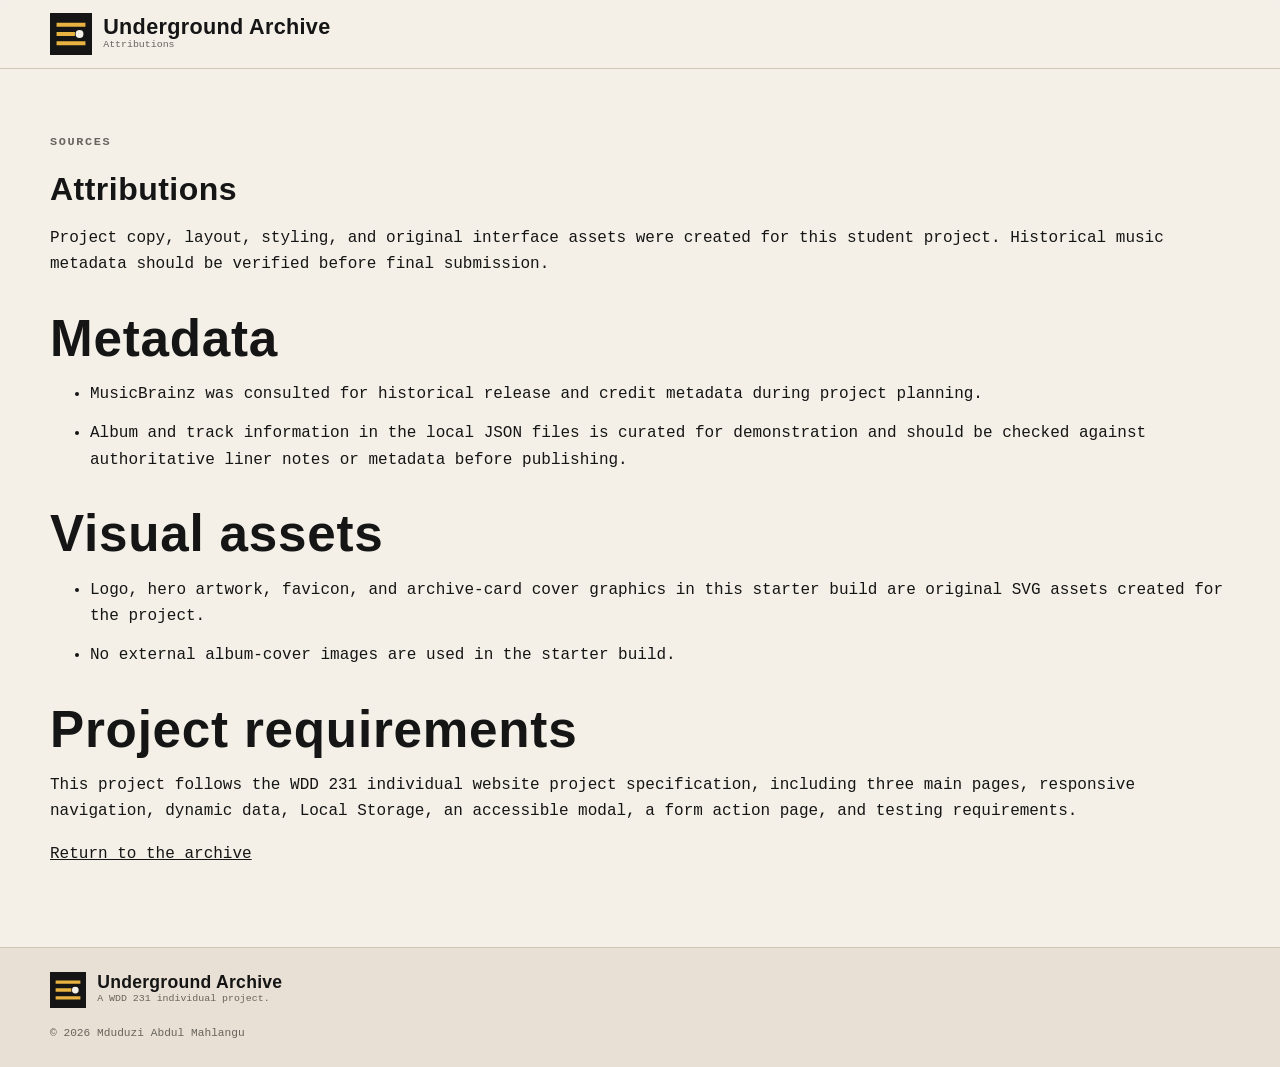
<file: project/attributions.html>
<!doctype html>
<html lang="en">
<head>
  <meta charset="utf-8">
  <meta name="viewport" content="width=device-width, initial-scale=1">
  <title>Attributions | Underground Archive</title>
  <meta name="description" content="Sources and attribution notes for the Underground Archive website.">
  <meta name="author" content="Mduduzi Abdul Mahlangu">
  <link rel="icon" href="images/favicon.svg" type="image/svg+xml">
  <link rel="stylesheet" href="styles/main.css">
    <link rel="stylesheet" href="styles/normalize.css" />

</head>
<body>
  <header class="site-header compact"><a class="brand" href="index.html"><img src="images/logo-mark.svg" alt="" width="42" height="42"><span><strong>Underground Archive</strong><small>Attributions</small></span></a></header>
  <main class="wrapper text-page">
    <p class="eyebrow">SOURCES</p>
    <h1>Attributions</h1>
    <p>Project copy, layout, styling, and original interface assets were created for this student project. Historical music metadata should be verified before final submission.</p>
    <h2>Metadata</h2>
    <ul>
      <li>MusicBrainz was consulted for historical release and credit metadata during project planning.</li>
      <li>Album and track information in the local JSON files is curated for demonstration and should be checked against authoritative liner notes or metadata before publishing.</li>
    </ul>
    <h2>Visual assets</h2>
    <ul>
      <li>Logo, hero artwork, favicon, and archive-card cover graphics in this starter build are original SVG assets created for the project.</li>
      <li>No external album-cover images are used in the starter build.</li>
    </ul>
    <h2>Project requirements</h2>
    <p>This project follows the WDD 231 individual website project specification, including three main pages, responsive navigation, dynamic data, Local Storage, an accessible modal, a form action page, and testing requirements.</p>
    <p><a href="index.html">Return to the archive</a></p>
  </main>
  <footer class="site-footer"><div class="wrapper footer-grid"><a class="brand brand-footer" href="index.html"><img src="images/logo-mark.svg" alt="" width="36" height="36" loading="lazy"><span><strong>Underground Archive</strong><small>A WDD 231 individual project.</small></span></a><p class="footer-note">© <span id="current-year"></span> Mduduzi Abdul Mahlangu</p></div></footer>
  <script>document.querySelector('#current-year').textContent = new Date().getFullYear();</script>
</body>
</html>
</file>
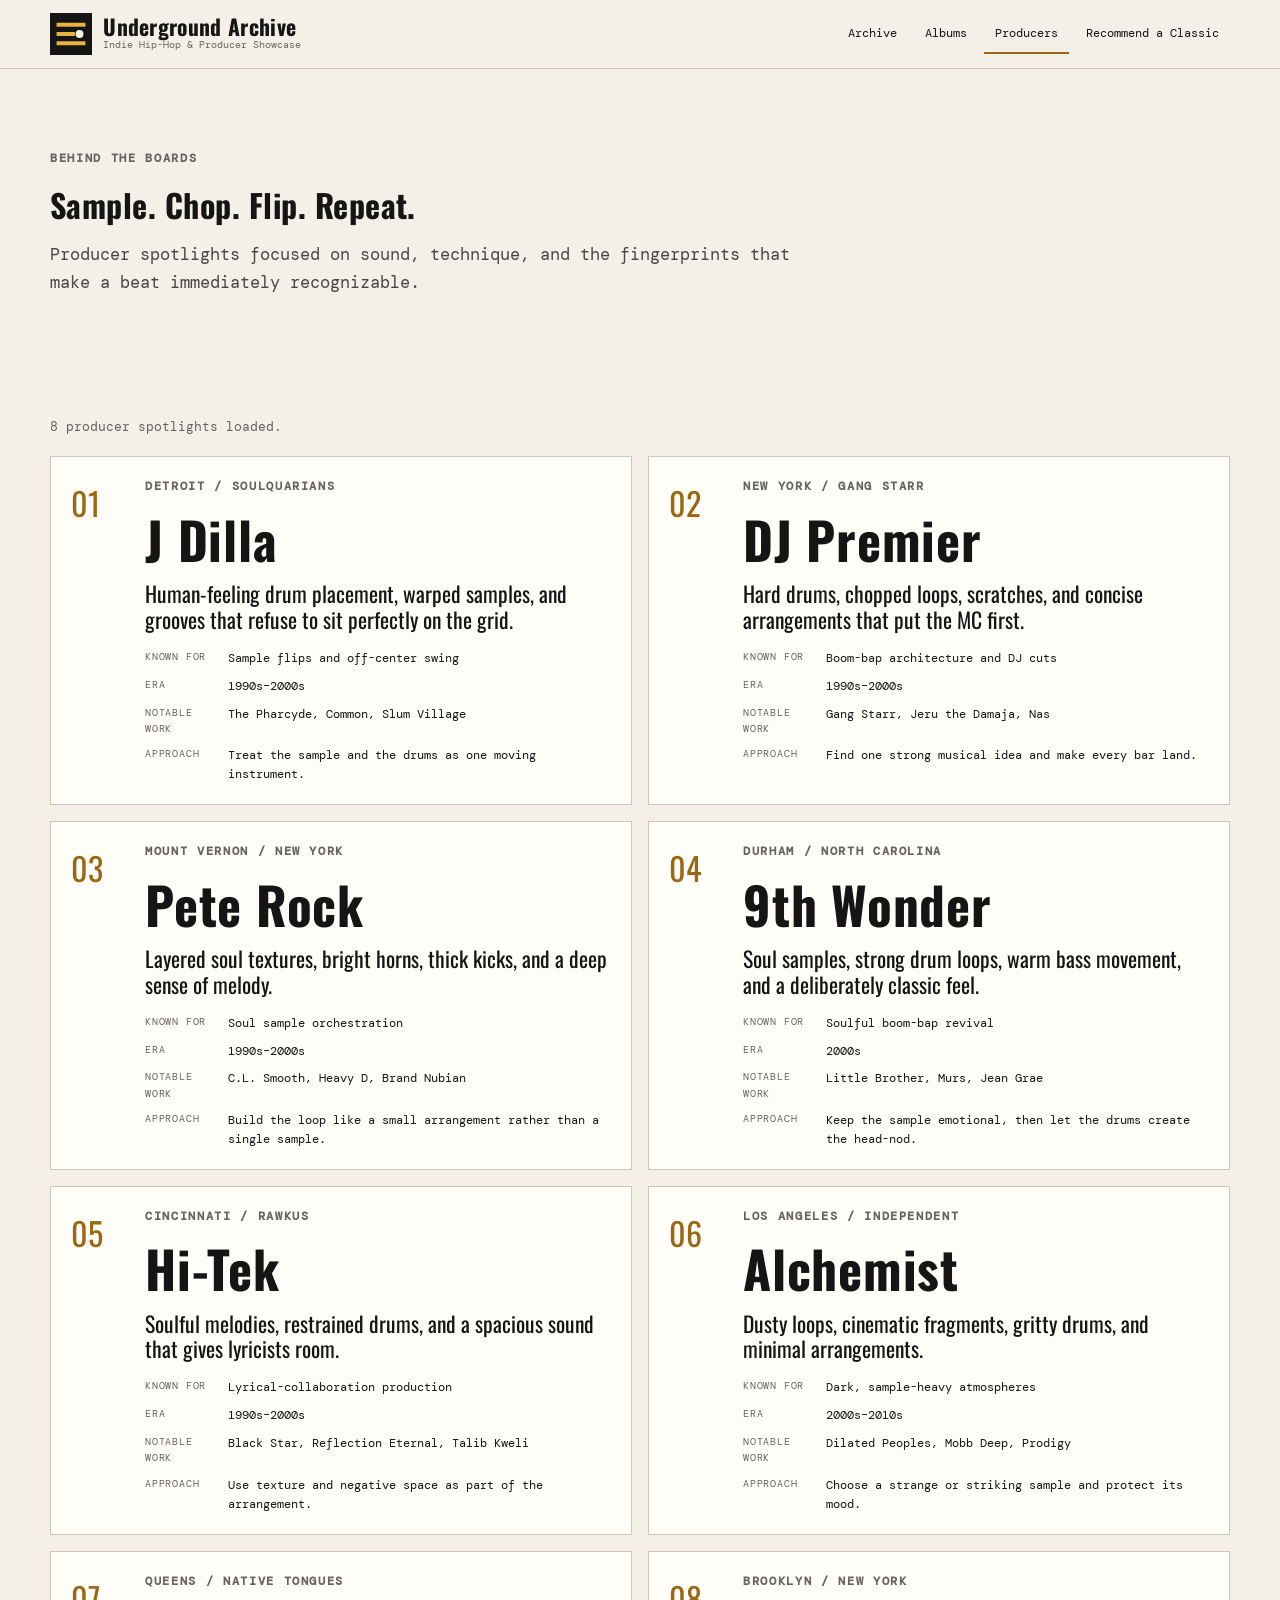
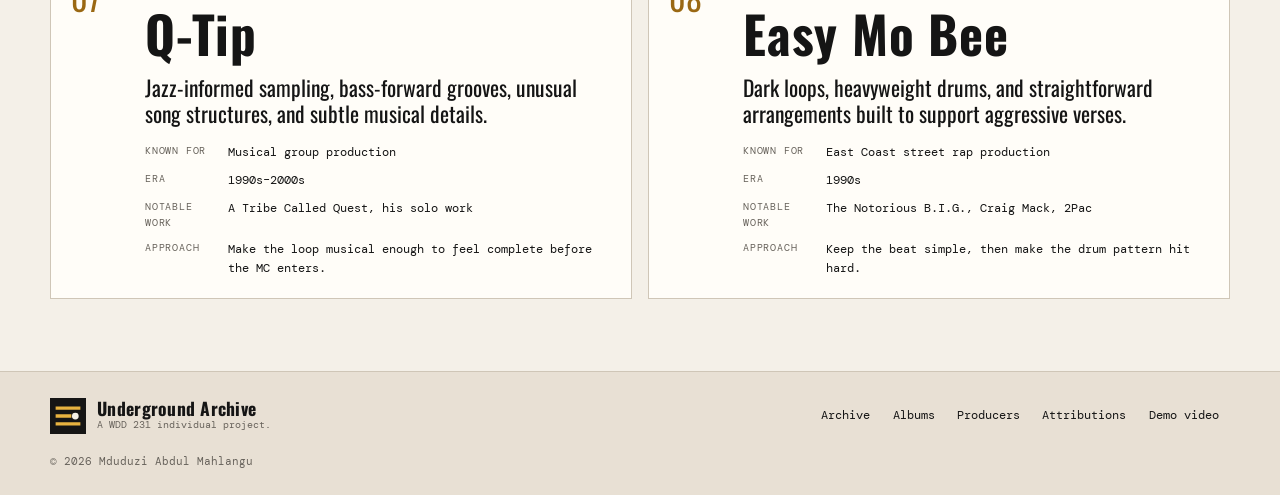
<file: project/producers.html>
<!doctype html>
<html lang="en">
  <head>
    <meta charset="utf-8" />
    <meta name="viewport" content="width=device-width, initial-scale=1" />
    <title>Producers | Underground Archive</title>
    <meta
      name="description"
      content="Producer spotlights exploring the styles, scenes, and techniques behind influential underground hip-hop records."
    />
    <meta name="author" content="Mduduzi Abdul Mahlangu" />
    <meta property="og:title" content="Producers | Underground Archive" />
    <meta
      property="og:description"
      content="Producer spotlights exploring the people behind influential underground hip-hop records."
    />
    <meta property="og:type" content="website" />
    <meta
      property="og:url"
      content="https://abdulmahl.github.io/wdd231/final/producers.html"
    />
    <meta property="og:image" content="images/og-archive.svg" />
    <link rel="icon" href="images/favicon.svg" type="image/svg+xml" />
    <link rel="preconnect" href="https://fonts.googleapis.com" />
    <link rel="preconnect" href="https://fonts.gstatic.com" crossorigin />
    <link
      href="https://fonts.googleapis.com/css2?family=DM+Mono:wght@400;500&family=Oswald:wght@400;500;600&display=swap"
      rel="stylesheet"
    />
    <link rel="stylesheet" href="styles/main.css" />
    <link rel="stylesheet" href="styles/normalize.css" />

    <script type="module" src="scripts/producers.js"></script>
  </head>
  <body>
    <header class="site-header">
      <a class="brand" href="index.html" aria-label="Underground Archive home"
        ><img src="images/logo-mark.svg" alt="" width="42" height="42" /><span
          ><strong>Underground Archive</strong
          ><small>Indie Hip-Hop & Producer Showcase</small></span
        ></a
      >
      <button
        class="nav-toggle"
        id="nav-toggle"
        type="button"
        aria-expanded="false"
        aria-controls="site-nav"
      >
        <span class="sr-only">Open navigation</span>☰
      </button>
      <nav id="site-nav" class="site-nav" aria-label="Main navigation">
        <a href="index.html">Archive</a><a href="albums.html">Albums</a
        ><a class="active" aria-current="page" href="producers.html"
          >Producers</a
        ><a href="index.html#recommend">Recommend a Classic</a>
      </nav>
    </header>

    <main>
      <section class="page-hero producer-hero wrapper">
        <p class="eyebrow">BEHIND THE BOARDS</p>
        <h1>Sample. Chop. Flip. Repeat.</h1>
        <p>
          Producer spotlights focused on sound, technique, and the fingerprints
          that make a beat immediately recognizable.
        </p>
      </section>

      <section class="wrapper section">
        <div
          id="producers-status"
          class="status"
          role="status"
          aria-live="polite"
        >
          Loading producers…
        </div>
        <div id="producers-grid" class="producer-grid"></div>
      </section>
    </main>

    <footer class="site-footer">
      <div class="wrapper footer-grid">
        <a class="brand brand-footer" href="index.html"
          ><img
            src="images/logo-mark.svg"
            alt=""
            width="36"
            height="36"
            loading="lazy"
          /><span
            ><strong>Underground Archive</strong
            ><small>A WDD 231 individual project.</small></span
          ></a
        >
        <nav aria-label="Footer navigation" class="footer-nav">
          <a href="index.html">Archive</a><a href="albums.html">Albums</a
          ><a href="producers.html">Producers</a
          ><a href="attributions.html">Attributions</a
          ><a href="https://www.youtube.com/" target="_blank" rel="noopener"
            >Demo video</a
          >
        </nav>
        <p class="footer-note">
          © <span id="current-year"></span> Mduduzi Abdul Mahlangu
        </p>
      </div>
    </footer>
  </body>
</html>
</file>
<file: styles/small.css>
* {
  font-family: "Outfit", sans-serif;
  font-optical-sizing: auto;
  font-weight: 400;
  font-style: normal;
  color: #063b8c;
}

header {
  display: grid;
  grid-template-columns: 24px auto 44px;
  padding: 5px 0 5px 10px;
  border-bottom: solid 1px #063b8c;
  align-items: end;
  column-gap: 6px;
}

header img {
  display: block;
  width: 100%;
  height: auto;
  padding-bottom: 2px;
}

header span {
  color: #063b8c;
}

.hamburger {
  background: none;
  border: none;
  color: #063b8c;
  cursor: pointer;
  font-size: 1.7rem;
}

.hamburger::after {
  content: "\2630";
}

.hamburger.open::after {
  content: "\00D7";
}

.button-shoosher {
  display: none;
}

nav {
  display: none;
}

nav.show {
  display: flex;
  flex-direction: column;
  padding: 5px 10px;
  gap: 15px;
}

nav.show a {
  text-decoration: none;
  color: #063b8c;
  padding: 5px;
}

nav.show a:hover {
  background-color: #063b8c;
  color: #f7f9fc;
}

nav.show a.active {
  background-color: #063b8c;
  color: #f7f9fc;
  cursor: default;
}

h2,
h1,
p {
  margin: 3px auto;
}

main {
  padding: 5px 10px;
}

main section h2 {
  text-align: left;
  background-color: #063b8c;
  color: #f5c400;
  padding: 5px 3px;
}

.profile-image {
  max-width: 100%;
}

.course-card {
  padding: 5px 10px;
  border: #063b8c solid 1.3px;
  margin: 7px 0;
}

.completed-tag {
  color: #15803d;
}

.certificate-title {
  text-align: center;
}

.certificate-btns {
  display: grid;
  grid-template-columns: repeat(3, auto);
  padding: 5px 0;
  column-gap: 6px;
}

.certificate-btns button {
  cursor: pointer;
  padding: 10px;
  border: none;
  background-color: #063b8c;
  color: #f5c400;
  border-radius: 13px;
  font-size: large;
}

.certificate-btns button:hover {
  background-color: #f5c400;
  color: #f7f9fc;
}

#totalCredits {
  display: flex;
  justify-content: center;
  padding: 10px 0;
}

footer {
  padding: 5px 10px;
  text-align: center;
}

footer p {
  margin: 0;
  padding: 5px;
}

.social-icons a {
  text-decoration: none;
  margin-right: 5px;
}

.social-icons img {
  width: 9%;
  height: auto;
}
</file>
<file: styles/larger.css>
@media only screen and (min-width: 38rem) {
  .hamburger {
    display: none;
  }
  .site-header,
  main,
  footer {
    max-width: 888px;
    margin: 0 auto;
  }

  .site-header {
    display: flex;
    justify-content: space-between;
    align-items: center;
  }

  .site-header nav {
    display: flex;
    gap: 12px;
    padding-right: 10px;
  }

  .main-content {
    display: grid;
    grid-template-columns: 1fr 1fr;
    column-gap: 7px;
  }

  .site-header nav a {
    text-decoration: none;
  }

  .site-header nav a:hover {
    text-decoration: underline #f5c400;
    text-underline-offset: 5px;
  }

  .site-header nav a.active {
    text-decoration: underline #f5c400;
    text-underline-offset: 5px;
    cursor: default;
  }

  header {
    border-bottom: none;
  }

  .profile-container {
    padding: 22px;
    border: solid 2px #063b8c;
  }

  .certificate-btns button {
    cursor: pointer;
  }

  #courseCards {
    display: grid;
    grid-template-columns: 1fr 1fr;
    column-gap: 7px;
  }

  main {
    border-top: 1px solid #063b8c;
  }

  .social-icons img {
    width: 5%;
  }

  .social-icons img:hover {
    cursor: pointer;
  }
}

@media only screen and (min-width: 45rem) {
  .social-icons img {
    width: 3%;
  }

  .profile-container {
    padding: 6px;
    border: none;
  }
}
</file>
<file: project/styles/main.css>
:root {
  --ink: #151515;
  --muted: #68635c;
  --paper: #f4f0e8;
  --paper-2: #ebe5da;
  --line: #cfc6b7;
  --accent: #e8b340;
  --accent-dark: #9a6813;
  --red: #9d2f2c;
  --white: #fffdf8;
  --shadow: 0 18px 50px rgba(20, 17, 13, 0.12);
  --max: 1180px;
}

* {
  box-sizing: border-box;
}
html {
  scroll-behavior: smooth;
}
body {
  margin: 0;
  font-family: "DM Mono", monospace;
  background: var(--paper);
  color: var(--ink);
  line-height: 1.65;
}
img {
  max-width: 100%;
  height: auto;
  display: block;
}
button,
input,
select,
textarea {
  font: inherit;
}
a {
  color: inherit;
}
button {
  cursor: pointer;
}

h1,
h2,
h3,
.brand strong,
.button {
  font-family: "Oswald", sans-serif;
  letter-spacing: 0.015em;
}
h1 {
  font-size: clamp(3.2rem, 8vw, 6.8rem);
  line-height: 0.94;
  margin: 0.15rem 0 1.5rem;
  max-width: 850px;
}
h2 {
  font-size: clamp(2rem, 4vw, 3.35rem);
  line-height: 1.02;
  margin: 0.2rem 0 1rem;
}
h3 {
  font-size: 1.5rem;
  line-height: 1.05;
  margin: 0.15rem 0 0.35rem;
}
p {
  margin: 0 0 1rem;
}

.wrapper {
  width: min(calc(100% - 2rem), var(--max));
  margin-inline: auto;
}
.sr-only {
  position: absolute;
  width: 1px;
  height: 1px;
  padding: 0;
  margin: -1px;
  overflow: hidden;
  clip: rect(0, 0, 0, 0);
  white-space: nowrap;
  border: 0;
}
.eyebrow {
  text-transform: uppercase;
  font-size: 0.74rem;
  letter-spacing: 0.14em;
  font-weight: 600;
  color: var(--muted);
}
.tag {
  display: inline-block;
  font-size: 0.7rem;
  text-transform: uppercase;
  letter-spacing: 0.12em;
  color: var(--accent-dark);
  font-weight: 600;
  margin-bottom: 0.25rem;
}

.site-header {
  position: sticky;
  top: 0;
  z-index: 20;
  display: grid;
  grid-template-columns: 1fr auto;
  align-items: center;
  gap: 1rem;
  padding: 0.8rem max(1rem, calc((100vw - var(--max)) / 2));
  background: rgba(244, 240, 232, 0.94);
  backdrop-filter: blur(12px);
  border-bottom: 1px solid var(--line);
}
.site-header.compact {
  grid-template-columns: 1fr;
}
.brand {
  display: inline-flex;
  align-items: center;
  gap: 0.7rem;
  text-decoration: none;
  min-width: 0;
}
.brand span {
  display: grid;
  gap: 0.08rem;
}
.brand strong {
  font-size: 1.35rem;
  line-height: 1;
  white-space: nowrap;
}
.brand small {
  font-size: 0.62rem;
  color: var(--muted);
  line-height: 1.3;
}
.site-nav {
  display: flex;
  gap: 0.35rem;
  align-items: center;
}
.site-nav a,
.footer-nav a {
  text-decoration: none;
  padding: 0.55rem 0.7rem;
  border-bottom: 2px solid transparent;
  font-size: 0.78rem;
  white-space: nowrap;
}
.site-nav a:hover,
.site-nav a:focus-visible,
.site-nav .active {
  border-bottom-color: var(--accent-dark);
}
.nav-toggle {
  display: none;
  border: 1px solid var(--ink);
  background: transparent;
  min-width: 44px;
  min-height: 44px;
}

.hero {
  display: grid;
  grid-template-columns: 1.1fr 0.9fr;
  gap: 3rem;
  align-items: center;
  padding: 5rem 0 4rem;
}
.hero-text {
  max-width: 700px;
  font-size: 1.05rem;
  color: #3e3a35;
}
.hero-actions {
  display: flex;
  flex-wrap: wrap;
  gap: 0.7rem;
  margin-top: 1.5rem;
}
.hero-art {
  position: relative;
}
.hero-stamp {
  position: absolute;
  right: 7%;
  bottom: 7%;
  background: var(--accent);
  padding: 1rem;
  font-family: "Oswald", sans-serif;
  font-size: 1.4rem;
  line-height: 0.93;
  transform: rotate(-4deg);
  box-shadow: var(--shadow);
}

.button {
  display: inline-flex;
  justify-content: center;
  align-items: center;
  min-height: 44px;
  padding: 0.75rem 1rem;
  border: 1px solid var(--ink);
  text-decoration: none;
  transition:
    transform 0.18s ease,
    background 0.18s ease;
}
.button:hover {
  transform: translateY(-2px);
}
.button-primary {
  background: var(--ink);
  color: var(--white);
}
.button-primary:hover {
  background: #000;
}
.button-secondary {
  background: var(--accent);
  border-color: var(--accent-dark);
}
.button-ghost {
  background: transparent;
}

.ticker {
  border-block: 1px solid var(--line);
  overflow: hidden;
  background: var(--paper-2);
}
.ticker-track {
  display: flex;
  gap: 2rem;
  min-width: max-content;
  padding: 0.75rem 0;
  animation: marquee 24s linear infinite;
}
.ticker-track span {
  font-family: "Oswald", sans-serif;
  font-size: 1.1rem;
  letter-spacing: 0.05em;
}
@keyframes marquee {
  to {
    transform: translateX(-50%);
  }
}

.section {
  padding: 4.5rem 0;
}
.section-heading {
  display: flex;
  justify-content: space-between;
  gap: 1rem;
  align-items: end;
  margin-bottom: 1.6rem;
}
.count-pill {
  border: 1px solid var(--ink);
  padding: 0.45rem 0.7rem;
  font-size: 0.72rem;
  margin: 0;
}
.filters {
  display: grid;
  grid-template-columns: 2fr 1fr auto;
  gap: 1rem;
  align-items: end;
  padding: 1rem;
  border: 1px solid var(--line);
  background: var(--white);
  margin-bottom: 1.2rem;
}
label {
  display: grid;
  gap: 0.45rem;
  font-size: 0.74rem;
  text-transform: uppercase;
  letter-spacing: 0.08em;
  font-weight: 600;
}
input,
select,
textarea {
  width: 100%;
  padding: 0.78rem 0.85rem;
  border: 1px solid #a9a195;
  background: #fff;
  color: var(--ink);
}
input:focus,
select:focus,
textarea:focus,
button:focus-visible,
a:focus-visible {
  outline: 3px solid rgba(232, 179, 64, 0.55);
  outline-offset: 2px;
}
.check-wrap {
  display: flex;
  grid-template-columns: auto auto;
  align-items: center;
  gap: 0.55rem;
  text-transform: none;
  letter-spacing: 0;
}
.check-wrap input {
  width: 1.1rem;
  height: 1.1rem;
}
.status {
  min-height: 1.5rem;
  color: var(--muted);
  font-size: 0.8rem;
  margin-bottom: 1rem;
}
.archive-grid {
  display: grid;
  grid-template-columns: repeat(3, minmax(0, 1fr));
  gap: 1rem;
}

.archive-card {
  border: 1px solid var(--line);
  background: var(--white);
  display: grid;
  grid-template-columns: 112px 1fr;
  min-width: 0;
}
.card-body {
  padding: 1rem;
}
.artist {
  color: var(--muted);
  font-weight: 600;
}
.cover,
.cover-large,
.dialog-cover {
  position: relative;
  overflow: hidden;
  color: white;
  background: #222;
}
.cover {
  aspect-ratio: 1;
}
.cover-large {
  aspect-ratio: 1;
}
.cover span,
.cover-large span {
  position: absolute;
  top: 0.55rem;
  left: 0.55rem;
  font-size: 0.68rem;
  opacity: 0.88;
}
.cover strong,
.cover-large strong,
.dialog-cover strong {
  position: absolute;
  right: 0.55rem;
  bottom: 0.55rem;
  font-family: "Oswald", sans-serif;
  font-size: 1.55rem;
  line-height: 0.85;
}
.cover::before,
.cover-large::before,
.dialog-cover::before {
  content: "";
  position: absolute;
  inset: 16%;
  border: 1px solid rgba(255, 255, 255, 0.3);
  transform: rotate(10deg);
}
.cover-blueprint,
.cover-blueprint::after {
  background: linear-gradient(145deg, #0c2446, #234c79 55%, #c4a95a);
}
.cover-gold,
.cover-gold::after {
  background: linear-gradient(145deg, #5f3e12, #b58b2f 45%, #d9c98f);
}
.cover-night,
.cover-night::after {
  background: linear-gradient(145deg, #0c1018, #25324d 56%, #5e7189);
}
.cover-rose,
.cover-rose::after {
  background: linear-gradient(145deg, #3a1624, #8d3754 52%, #d4a06f);
}
.cover-cream,
.cover-cream::after {
  background: linear-gradient(145deg, #2b2a20, #9d9876 54%, #dbd2b5);
}
.cover-copper,
.cover-copper::after {
  background: linear-gradient(145deg, #351b17, #9c5139 53%, #dbb17c);
}
.cover-violet,
.cover-violet::after {
  background: linear-gradient(145deg, #1d142b, #514080 54%, #ae85be);
}
.cover-orange,
.cover-orange::after {
  background: linear-gradient(145deg, #411707, #b7571a 56%, #edb85e);
}
.cover-red,
.cover-red::after {
  background: linear-gradient(145deg, #250d0d, #8f2d27 58%, #d47b52);
}
.cover-black,
.cover-black::after {
  background: linear-gradient(145deg, #080808, #333 55%, #777);
}
.cover-lime,
.cover-lime::after {
  background: linear-gradient(145deg, #263218, #6f8d2b 54%, #d3c65d);
}
.cover-steel,
.cover-steel::after {
  background: linear-gradient(145deg, #10151b, #4b5863 54%, #b6a795);
}
.cover-cyan,
.cover-cyan::after {
  background: linear-gradient(145deg, #08252a, #2a7d80 56%, #d6c47e);
}
.cover-yellow,
.cover-yellow::after {
  background: linear-gradient(145deg, #43300a, #c0931b 58%, #f0d88a);
}
.cover-sand,
.cover-sand::after {
  background: linear-gradient(145deg, #2d2117, #7f5a3c 56%, #d2b283);
}
.cover-teal,
.cover-teal::after {
  background: linear-gradient(145deg, #09292c, #2c6f6d 54%, #c8c785);
}
.cover-peach,
.cover-peach::after {
  background: linear-gradient(145deg, #3d211a, #a65840 54%, #edc49a);
}
.cover::after,
.cover-large::after,
.dialog-cover::after {
  content: "";
  position: absolute;
  width: 80%;
  height: 20%;
  left: 10%;
  top: 40%;
  border-block: 1px solid rgba(255, 255, 255, 0.3);
  transform: skewX(-22deg);
}

.mini-meta,
.album-meta,
.meta-list,
.submission-list {
  display: grid;
  gap: 0.55rem;
  margin: 1rem 0 0;
}
.mini-meta div,
.album-meta div,
.meta-list div,
.submission-list div {
  display: grid;
  grid-template-columns: 72px 1fr;
  gap: 0.7rem;
}
dt {
  text-transform: uppercase;
  font-size: 0.62rem;
  color: var(--muted);
  letter-spacing: 0.08em;
}
dd {
  margin: 0;
  font-size: 0.72rem;
}
.card-actions {
  display: flex;
  justify-content: space-between;
  gap: 0.7rem;
  align-items: center;
  margin-top: 1rem;
}
.text-button,
.save-button {
  border: 0;
  background: transparent;
  padding: 0.25rem 0;
  font-size: 0.73rem;
}
.text-button {
  text-decoration: underline;
  text-underline-offset: 3px;
}
.save-button.saved {
  font-weight: 700;
  color: var(--accent-dark);
}

.dark-band {
  background: var(--ink);
  color: var(--white);
}
.split-band {
  display: grid;
  grid-template-columns: 1fr 1fr;
  gap: 3rem;
  align-items: center;
  padding: 4rem 0;
}
.split-band .eyebrow {
  color: #b7b0a6;
}
.split-band p:last-child {
  color: #d4cec5;
}

.recommend-form {
  border: 1px solid var(--line);
  background: var(--white);
  padding: 1.4rem;
  box-shadow: var(--shadow);
}
.form-grid {
  display: grid;
  grid-template-columns: repeat(2, minmax(0, 1fr));
  gap: 1rem;
  margin-bottom: 1rem;
}
.form-grid .full {
  grid-column: 1 / -1;
}

.page-hero {
  padding: 5rem 0 2rem;
  max-width: 900px;
  margin-left: max(1rem, calc((100vw - var(--max)) / 2));
  margin-right: auto;
}
.page-hero > p:last-child {
  font-size: 1.05rem;
  color: #4a4640;
  max-width: 760px;
}
.album-grid {
  display: grid;
  gap: 1.5rem;
}
.album-feature {
  display: grid;
  grid-template-columns: minmax(280px, 380px) 1fr;
  gap: 2rem;
  border-top: 1px solid var(--line);
  padding-top: 1.5rem;
}
.album-copy {
  padding: 0.25rem 0 1rem;
}
.album-copy > p {
  max-width: 720px;
}
.inline-note {
  margin-top: 1rem;
  padding: 1rem;
  background: var(--paper-2);
  border-left: 4px solid var(--accent-dark);
}
.inline-note p {
  margin: 0.3rem 0 0;
}
.quote-band {
  border-top: 1px solid var(--line);
  border-bottom: 1px solid var(--line);
  margin-bottom: 4rem;
}
.quote-band blockquote {
  font-family: "Oswald", sans-serif;
  font-size: clamp(2rem, 4vw, 3.5rem);
  line-height: 1.05;
  margin: 0;
  max-width: 820px;
}

.producer-grid {
  display: grid;
  grid-template-columns: repeat(2, minmax(0, 1fr));
  gap: 1rem;
}
.producer-card {
  background: var(--white);
  border: 1px solid var(--line);
  padding: 1.25rem;
  display: grid;
  grid-template-columns: 58px 1fr;
  gap: 1rem;
}
.producer-index {
  font-family: "Oswald", sans-serif;
  font-size: 2rem;
  color: var(--accent-dark);
}
.producer-style {
  font-family: "Oswald", sans-serif;
  font-size: 1.35rem;
  line-height: 1.2;
}

.detail-dialog {
  width: min(920px, calc(100% - 2rem));
  border: 0;
  padding: 0;
  background: var(--paper);
  color: var(--ink);
  box-shadow: 0 30px 90px rgba(0, 0, 0, 0.35);
}
.detail-dialog::backdrop {
  background: rgba(0, 0, 0, 0.65);
}
.dialog-shell {
  display: grid;
  grid-template-columns: 300px 1fr;
  position: relative;
}
.dialog-cover {
  min-height: 430px;
}
.dialog-content {
  padding: 2rem;
}
.dialog-subtitle {
  color: var(--muted);
}
.dialog-close {
  position: absolute;
  right: 0.8rem;
  top: 0.8rem;
  z-index: 2;
  width: 42px;
  height: 42px;
  border: 1px solid var(--ink);
  background: var(--paper);
  font-size: 1.5rem;
}
.dialog-note {
  margin-top: 1.5rem;
  padding-top: 1rem;
  border-top: 1px solid var(--line);
}
.dialog-note h3 {
  margin-bottom: 0.5rem;
}

.action-main {
  padding: 5rem 0;
  min-height: 65vh;
}
.lead {
  font-size: 1.05rem;
  color: var(--muted);
  max-width: 720px;
}
.submission-card {
  background: var(--white);
  border: 1px solid var(--line);
  padding: 1.4rem;
  margin: 2rem 0;
  max-width: 860px;
}
.submission-list {
  gap: 0.9rem;
}
.submission-list div {
  grid-template-columns: 170px 1fr;
}
.submission-list dd {
  font-size: 0.8rem;
}
.text-page {
  padding: 4rem 0;
  min-height: 68vh;
}
.text-page h2 {
  margin-top: 2.2rem;
}
.text-page li {
  margin-bottom: 0.8rem;
}

.site-footer {
  border-top: 1px solid var(--line);
  background: #e8e0d4;
  padding: 1.5rem 0;
}
.footer-grid {
  display: grid;
  grid-template-columns: 1fr auto;
  gap: 1rem 2rem;
  align-items: center;
}
.brand-footer strong {
  font-size: 1.1rem;
}
.footer-nav {
  display: flex;
  flex-wrap: wrap;
  justify-content: flex-end;
}
.footer-note {
  grid-column: 1 / -1;
  color: var(--muted);
  font-size: 0.7rem;
  margin: 0;
}

@media (max-width: 900px) {
  .archive-grid {
    grid-template-columns: repeat(2, minmax(0, 1fr));
  }
  .hero {
    grid-template-columns: 1fr;
    padding-top: 3rem;
  }
  .hero-art {
    max-width: 620px;
  }
  .filters {
    grid-template-columns: 1fr 1fr;
  }
  .check-wrap {
    grid-column: 1 / -1;
    justify-content: start;
  }
  .album-feature {
    grid-template-columns: 260px 1fr;
  }
}

@media (max-width: 700px) {
  .site-header {
    grid-template-columns: 1fr auto;
  }
  .nav-toggle {
    display: block;
  }
  .site-nav {
    display: none;
    grid-column: 1 / -1;
    flex-direction: column;
    align-items: stretch;
    padding-top: 0.5rem;
  }
  .site-nav.open {
    display: flex;
  }
  .site-nav a {
    border-bottom: 1px solid var(--line);
  }
  .brand strong {
    white-space: normal;
  }
  .archive-grid,
  .producer-grid {
    grid-template-columns: 1fr;
  }
  .archive-card {
    grid-template-columns: 92px 1fr;
  }
  .filters,
  .form-grid,
  .split-band,
  .album-feature,
  .dialog-shell {
    grid-template-columns: 1fr;
  }
  .check-wrap,
  .form-grid .full {
    grid-column: auto;
  }
  .dialog-cover {
    min-height: 280px;
  }
  .section {
    padding: 3.2rem 0;
  }
  .page-hero {
    padding-top: 3.5rem;
  }
  .footer-grid {
    grid-template-columns: 1fr;
  }
  .footer-nav {
    justify-content: flex-start;
  }
  .footer-note {
    grid-column: auto;
  }
}

@media (max-width: 420px) {
  .wrapper {
    width: min(calc(100% - 1rem), var(--max));
  }
  h1 {
    font-size: 3.05rem;
  }
  .archive-card {
    grid-template-columns: 80px 1fr;
  }
  .card-body {
    padding: 0.8rem;
  }
  .mini-meta div {
    grid-template-columns: 55px 1fr;
  }
  .hero-stamp {
    font-size: 1rem;
  }
}

@media (prefers-reduced-motion: reduce) {
  html {
    scroll-behavior: auto;
  }
  *,
  *::before,
  *::after {
    animation-duration: 0.001ms !important;
    animation-iteration-count: 1 !important;
    transition-duration: 0.001ms !important;
  }
}
</file>
<file: styles/prophets.css>
/* see auto column grid in CSS in the .grid class rule */

body {
  font-family: "Outfit", sans-serif;
}

h1 {
  text-align: center;
  text-shadow: 0 0 30px #111;

}

h2 {
  margin: 1rem 0;
  text-shadow: 0 0 30px #111;
}

p {
  margin: 0;
}

.grid {
  display: grid;
  grid-gap: 0.5rem;
  grid-template-columns: repeat(auto-fit, minmax(320px, 1fr));
}

section {
  margin: 0.5rem;
  padding: 0.5rem;
  background-color: #eee;
  border: 1px solid rgb(0 0 0 / 10%);
  display: flex;
  flex-direction: column;
  align-items: center;
}

section > p {
  min-height: 20px;
  font-size: smaller;
  text-align: center;
  padding-top: 13px;
}

img {
  width: auto;
  max-width: 325px;
  box-shadow: 0 0 30px #777;
  height: 200px;
  border: 1px solid #111;
}

footer {
  text-align: center;
  padding: 5px;
}
</file>
<file: chamber/styles/small.css>
:root {
  --primary-color: #063b8c;
  --secondary-color: #f5c400;
  --background-color: #f7f9fc;
  --text-color-light: #eaeaeb;
  --odd: #eaf1fa;
  --even: #e2e9f5;
  --font-family: "Outfit";
}

* {
  font-family: var(--font-family), sans-serif;
  font-optical-sizing: auto;
  font-weight: 400;
  font-style: normal;
  margin: 0;
  color: var(--primary-color);
}

header {
  display: grid;
  grid-template-columns: 1fr 44px 44px;
  padding: 10px;
  align-items: center;
  column-gap: 6px;
  border-bottom: var(--primary-color) solid 1px;
}

.site-header {
  position: fixed;
  top: 0;
  left: 0;
  width: 100%;
  z-index: 1000;
  background-color: var(--background-color);
  padding: 10px;
  box-sizing: border-box;
}

header img {
  display: block;
  width: 40%;
  height: auto;
}

.theme-button-large {
  display: none;
}

.hamburger {
  background: none;
  border: none;
  color: var(--primary-color);
  cursor: pointer;
  font-size: 2.2rem;
  margin-top: -9px;
}

.hamburger::after {
  content: "\2630";
}

.hamburger.open::after {
  content: "\00D7";
}

.button-shoosher {
  display: none;
}

nav {
  display: none;
}

nav.show {
  display: flex;
  padding: 10px;
  border-bottom: var(--primary-color) solid 1px;
}

nav.show ul {
  display: flex;
  flex-direction: column;
  list-style: none;
  padding: 0;
  gap: 12px;
}

nav.show ul a {
  text-decoration: none;
  color: var(--primary-color);
  padding: 3px 5px;
  border-radius: 9px;
}

nav.show ul a.active {
  background-color: var(--primary-color);
  color: var(--text-color-light);
  cursor: default;
}

.dir-heading {
  display: flex;
  align-items: center;
  justify-content: space-between;
  padding: 10px;
}

.view-buttons {
  display: flex;
  gap: 7px;
}

main {
  padding-top: 75px;
}

.view-buttons button {
  padding: 6px 12px;
  cursor: pointer;
  border: 1px solid var(--primary-color);
  background-color: var(--background-color);
  border-radius: 6px;
  font-weight: 600;
}

.view-buttons button.active-view {
  background-color: var(--primary-color);
  color: var(--text-color-light);
}

.business-members.grid-view {
  display: grid;
  grid-template-columns: 1fr;
  gap: 12px;
  padding: 10px;
}

.member-card {
  display: flex;
  flex-direction: column;
  padding: 10px;
  gap: 9px;
  background-color: var(--primary-color);
  border-radius: 9px;
}

.member-card img {
  width: 39%;
  height: auto;
  border-radius: 9px;
}

.image-wrapper {
  display: flex;
  justify-content: start;
  gap: 9px;
}

.title-container h2,
.title-container p {
  color: var(--text-color-light);
}

.title-container h2 {
  border-bottom: var(--secondary-color) solid 1px;
}

.contact-wrapper {
  display: flex;
  flex-direction: column;
  gap: 12px;
}

.contact-wrapper a {
  color: var(--text-color-light);
  text-decoration: none;
}

.business-members.list-view {
  display: flex;
  flex-direction: column;
  gap: 0;
  padding: 10px;
}

.business-members.list-view .member-card {
  flex-direction: column;
  align-items: start;
  justify-content: space-between;
  border: 1px solid var(--primary-color);
  border-bottom: none;
  border-radius: 0;
  padding: 10px 14px;
}

.business-members.list-view .member-card:last-child {
  border-bottom: 1px solid var(--primary-color);
}

.business-members.list-view .member-card:nth-child(odd) {
  background-color: var(--odd);
}

.business-members.list-view .member-card:nth-child(even) {
  background-color: var(--even);
}

.business-members.list-view .member-card h2,
.business-members.list-view .member-card p,
.business-members.list-view .member-card a {
  color: var(--primary-color);
}

.business-members.list-view .member-card img,
.business-members.list-view .member-card .title-container p {
  display: none;
}

.business-members.list-view .member-card .title-container h2 {
  border-bottom: none;
  font-size: 1.1rem;
}

.business-members.list-view .contact-wrapper {
  flex-direction: column;
  gap: 14px;
  align-items: start;
}

/* Home Page styling */
.hero {
  position: relative;
  margin: 0 1rem 1rem;
}

.hero img {
  display: block;
  width: 100%;
  height: auto;
}

.hero-content h1 {
  margin-bottom: 0.5rem;
}

.cta-button {
  display: inline-block;
  margin-top: 0.75rem;
  padding: 0.7rem 1rem;
  background-color: var(--secondary-color);
  color: var(--primary-color);
  text-decoration: none;
  font-weight: 700;
  transition:
    background-color 0.5s ease-in,
    transform 0.2s ease;
  border-radius: 7px;
}

.cta-button:hover {
  background-color: var(--primary-color);
  color: var(--text-color-light);
  transform: scale(1.05);
}

.home-section {
  padding: 0 1rem;
}

.home-section h2 {
  border-bottom: 1px solid var(--primary-color);
  margin-bottom: 1rem;
}

.event-card,
.spotlight-card {
  padding: 1rem;
  margin-bottom: 1rem;
  border-radius: 9px;
  background-color: var(--primary-color);
  color: var(--text-color-light);
}

.event-card h3,
.event-card p,
.spotlight-card h3,
.spotlight-card p {
  color: var(--text-color-light);
}

.event-card p strong {
  color: var(--secondary-color);
}

.spotlight-card img {
  width: 100%;
  height: auto;
  border-radius: 7px;
}

.home-member-card {
  display: flex;
  flex-direction: column;
  align-items: start;
  color: var(--even);
}

.home-member-card p strong {
  color: var(--even);
}

.spotlight-card a {
  color: var(--secondary-color);
  text-decoration: none;
}

.spotlight-card a:hover {
  color: var(--text-color-light);
  text-decoration: underline;
  text-underline-offset: 5px;
  transition: all ease-in-out;
}

.home-section-container {
  display: grid;
}

.weather-icon {
  display: flex;
  flex-direction: column;
  align-items: center;
}

#forecast h3 {
  text-align: center;
}

.weather-card {
  margin: 1rem auto;
  padding: 0.555rem;
  background-color: var(--background-color);
  border-radius: 16px;
  box-shadow: 0 4px 15px var(--primary-color);
  border-top: 6px solid var(--secondary-color);
}

.weather-header {
  display: flex;
  justify-content: space-between;
  align-items: center;
  padding: 0.3rem;
  border-radius: 16px;
  background: var(--even);
  color: var(--primary-color);
}

.weather-header h2 {
  margin: 0;
  color: var(--primary-color);
  font-size: 1rem;
}

.weather-header p {
  margin: 0.4rem 0 0;
  text-transform: capitalize;
  color: var(--primary-color);
}

.weather-header img {
  width: 77px;
  height: 77px;
}

.current-temperature {
  display: flex;
  align-items: flex-start;
  justify-content: center;
  margin: 0.5rem 0 1.5rem;
}

.current-temperature span:first-child {
  font-size: 4rem;
  font-weight: 700;
  line-height: 1;
}

.current-temperature span:last-child {
  font-size: 1.5rem;
  font-weight: 600;
}

.weather-details {
  display: grid;
  grid-template-columns: repeat(2, 1fr);
  gap: 0.8rem;
}

.weather-details span,
strong {
  color: var(--primary-color);
}

.weather-details div {
  padding: 0.8rem;
  background-color: var(--background-color);
  border-radius: 10px;
  text-align: center;
}

.weather-details span {
  display: block;
  margin-bottom: 0.3rem;
  color: var(--primary-color);
  font-size: 0.85rem;
}

.forecast-card {
  padding: 1rem;
  border: 1px solid var(--primary-color);
  border-radius: 9px;
}

/* End of home page styling */

/* Dialog styling start */
/* Dialog styling end */

/* Form styling start */
/* Discover Page Grid Layout (Mobile: 1 Column) */
.discover-grid {
  display: grid;
  grid-template-columns: 1fr;
  grid-template-areas:
    "sidebar"
    "card-1"
    "card-2"
    "card-3"
    "card-4"
    "card-5"
    "card-6"
    "card-7"
    "card-8";
  gap: 1.25rem;
  padding: 1rem;
}

/* Sidebar Styling */
.sidebar {
  grid-area: sidebar;
  background-color: var(--primary-color);
  color: var(--text-color-light);
  padding: 1.25rem;
  border-radius: 12px;
  max-width: 11rem;
  margin-left: 2rem;
  box-shadow: 0 4px 12px rgba(6, 59, 140, 0.15);
}

.sidebar h3 {
  color: var(--secondary-color);
  margin-bottom: 0.5rem;
  border-bottom: 1px solid var(--secondary-color);
  padding-bottom: 0.3rem;
  font-size: 1.1rem;
}

#visitor-message {
  color: var(--text-color-light);
  font-size: 0.95rem;
  line-height: 1.4;
}

/* Discover Card Styling */
.card {
  background-color: var(--background-color);
  border: 1px solid var(--primary-color);
  border-radius: 12px;
  padding: 1.25rem;
  box-shadow: 0 2px 8px rgba(0, 0, 0, 0.05);
  display: flex;
  flex-direction: column;
  gap: 0.75rem;
}

.card h2 {
  font-size: 1.2rem;
  color: var(--primary-color);
  border-bottom: 2px solid var(--secondary-color);
  padding-bottom: 0.3rem;
  margin: 0;
}

.card figure {
  margin: 0;
  overflow: hidden;
  border-radius: 8px;
}

.card img {
  width: 100%;
  height: 200px;
  object-fit: cover;
  display: block;
  border-radius: 8px;
}

.card address {
  font-style: normal;
  font-size: 0.85rem;
  color: #555;
  font-weight: 500;
}

.card p {
  font-size: 0.95rem;
  line-height: 1.5;
  color: #333;
  flex-grow: 1;
}

.card button {
  align-self: flex-start;
  padding: 0.5rem 1rem;
  background-color: var(--primary-color);
  color: var(--text-color-light);
  border: none;
  border-radius: 6px;
  font-weight: 600;
  cursor: pointer;
  transition:
    background-color 0.2s ease,
    transform 0.2s ease;
}

.card button:hover {
  background-color: var(--secondary-color);
  color: var(--primary-color);
}

.page-heading {
  padding: 1rem;
}

.page-heading h1 {
  margin-bottom: 0.5rem;
}

.page-heading p {
  margin-bottom: 1rem;
}

.join-layout {
  display: grid;
  gap: 1.5rem;
  padding: 0 1rem;
}

.membership-form {
  padding: 1rem;
  background-color: var(--even);
  border-radius: 9px;
}

.membership-form h2 {
  margin-bottom: 1rem;
  border-bottom: 1px solid var(--primary-color);
}

.membership-levels h2 {
  margin-bottom: 0.2rem;
  border-bottom: 1px solid var(--primary-color);
}

.membership-form form {
  display: flex;
  flex-direction: column;
  gap: 1rem;
}

.membership-form label {
  display: flex;
  flex-direction: column;
  gap: 0.35rem;
  font-weight: 600;
}

.membership-form input,
.membership-form select,
.membership-form textarea {
  width: 100%;
  box-sizing: border-box;
  padding: 0.7rem;
  border: 1px solid var(--primary-color);
  border-radius: 6px;
  background-color: var(--background-color);
  font-size: 1rem;
}

.membership-form textarea {
  resize: vertical;
}

.membership-form input:focus,
.membership-form select:focus,
.membership-form textarea:focus {
  outline: 3px solid var(--secondary-color);
}

.membership-form .cta-button {
  border: none;
  cursor: pointer;
}

.membership-levels {
  display: grid;
  gap: 0.6rem;
}

.membership-card {
  padding: 1rem;
  border: 1px solid var(--primary-color);
  border-radius: 9px;
  background-color: var(--background-color);
}

.membership-card h3 {
  margin-bottom: 0.5rem;
  color: var(--primary-color);
}

.membership-card p {
  margin-bottom: 0.75rem;
}

.membership-card button {
  padding: 0.5rem 0.8rem;
  border: 1px solid var(--primary-color);
  border-radius: 6px;
  background-color: var(--secondary-color);
  color: var(--primary-color);
  font-weight: 600;
  cursor: pointer;
}

.membership-card button:hover {
  background-color: var(--primary-color);
  color: var(--text-color-light);
}

/* Form styling end */

footer {
  padding: 1.5rem 1rem;
}

.footer-content {
  display: flex;
  flex-direction: column;
  align-items: center;
  text-align: center;
  gap: 1.5rem;
  border-top: var(--primary-color) solid 1px;
  padding-top: 12px;
}

.footer-info,
.footer-details {
  display: flex;
  flex-direction: column;
  gap: 0.25rem;
}

.footer-title {
  font-weight: 700;
}

.footer-info p,
.footer-info a,
.footer-details p {
  font-size: 0.95rem;
  text-decoration: none;
}

.footer-socials {
  display: flex;
  gap: 1.25rem;
  align-items: center;
  justify-content: center;
}

.footer-socials img {
  width: 42px;
  height: 42px;
}
</file>
<file: chamber/styles/larger.css>
@media only screen and (min-width: 38rem) {
  header img {
    width: 23%;
  }

  .site-header {
    padding: 0 10px;
  }

  .business-members.grid-view {
    grid-template-columns: repeat(auto-fit, minmax(300px, 1fr));
    padding: 5px 10px;
  }

  .dir-heading {
    padding: 15px 15px 0;
  }

  nav.show ul a:hover {
    background-color: var(--primary-color);
    color: var(--text-color-light);
  }

  .business-members.list-view .contact-wrapper {
    flex-direction: row;
    align-items: center;
  }

  .business-members.list-view .member-card {
    flex-direction: row;
    align-items: center;
  }

  .hero img {
    height: 70dvh;
  }

  .hero {
    margin: 0.666rem;
  }

  .hero-content {
    position: absolute;
    left: 10px;
    right: 10px;
    bottom: 10px;
    padding: 1rem;
    background-color: rgba(247, 249, 252, 0.9);
    border-radius: 9px;
  }

  .weather-icon {
    flex-direction: column-reverse;
  }

  .weather-header h2 {
    font-size: 1.5rem;
  }

  .current-temperature span:first-child {
    font-size: 3.5rem;
  }

  .discover-grid {
    grid-template-columns: repeat(2, 1fr);
    grid-template-areas:
      "sidebar card-1"
      "sidebar card-2"
      "card-3 card-4"
      "card-5 card-6"
      "card-7 card-8";
    gap: 1.5rem;
    padding: 1.5rem;
  }

  /* Map each element to its named grid area */
  .sidebar {
    grid-area: sidebar;
  }
  .card-1 {
    grid-area: card-1;
  }
  .card-2 {
    grid-area: card-2;
  }
  .card-3 {
    grid-area: card-3;
  }
  .card-4 {
    grid-area: card-4;
  }
  .card-5 {
    grid-area: card-5;
  }
  .card-6 {
    grid-area: card-6;
  }
  .card-7 {
    grid-area: card-7;
  }
  .card-8 {
    grid-area: card-8;
  }

  /* Rubric Requirement: CSS Hover Effect on Gallery Images (Desktop Only) */
  .card img {
    transition:
      transform 0.4s ease,
      filter 0.4s ease;
  }

  .card img:hover {
    transform: scale(1.04);
    filter: brightness(1.08) contrast(1.05);
  }

  .footer-socials img {
    padding: 7px;
  }

  .footer-socials img:hover {
    background-color: var(--secondary-color);
    border-radius: 100%;
  }
}

@media only screen and (min-width: 45rem) {
  .site-header,
  main,
  nav,
  footer {
    max-width: 888px;
    margin: 0 auto;
  }

  .site-header {
    position: fixed;
    top: 0;
    left: 19.1%;
    width: 100%;
    z-index: 1000;
    background-color: var(--background-color);
    padding: 10px;
    box-sizing: border-box;
  }

  main {
    padding-top: 95px;
  }

  .discover-grid {
    grid-template-columns: repeat(3, 1fr);
    grid-template-areas:
      "sidebar card-1"
      "sidebar card-2"
      "card-3 card-4"
      "card-5 card-6"
      "card-7 card-8";
  }

  .theme-button-small {
    display: none;
  }

  .theme-button-large {
    display: flex;
  }

  header img {
    width: 35%;
  }

  header {
    border-bottom: none;
  }

  .hamburger {
    display: none;
  }

  .site-header {
    display: flex;
    align-items: center;

    border-bottom: var(--primary-color) solid 1px;
  }

  nav {
    display: flex;
    gap: 9px;
  }

  nav ul {
    display: flex;
    list-style-type: none;
    gap: 10px;
    padding: 0;
  }

  nav ul a {
    text-decoration: none;
    padding: 5px 7px;
    border-radius: 9px;
  }

  nav ul a:hover {
    background-color: var(--primary-color);
    color: var(--text-color-light);
  }

  nav ul a.active {
    background-color: var(--primary-color);
    color: var(--text-color-light);
    cursor: default;
  }

  .business-members.grid-view {
    grid-template-columns: repeat(3, 1fr);
  }

  .hero img {
    height: 67dvh;
  }

  .hero-content {
    left: 30px;
    right: auto;
    bottom: 30px;
    max-width: 420px;
  }

  .spotlight-container {
    display: grid;
    grid-template-columns: repeat(3, 1fr);
    gap: 12px;
  }

  .spotlight-card {
    margin-bottom: 0;
  }

  #forecast-container {
    grid-template-columns: repeat(3, 1fr);
  }

  .events-section {
    display: flex;
    flex-direction: column;
    justify-content: space-between;
  }

  .home-section-container {
    grid-template-columns: 1fr 1fr;
  }

  .join-layout {
    grid-template-columns: 1fr 1fr;
    align-items: start;
  }

  .membership-form {
    padding: 1.5rem;
  }

  .membership-levels {
    grid-template-columns: 1fr 1fr;
  }

  /* Desktop Footer Row Layout */
  .footer-content {
    flex-direction: row;
    justify-content: space-between;
    align-items: center;
    text-align: left;
  }

  .footer-details {
    text-align: right;
  }
}
</file>
